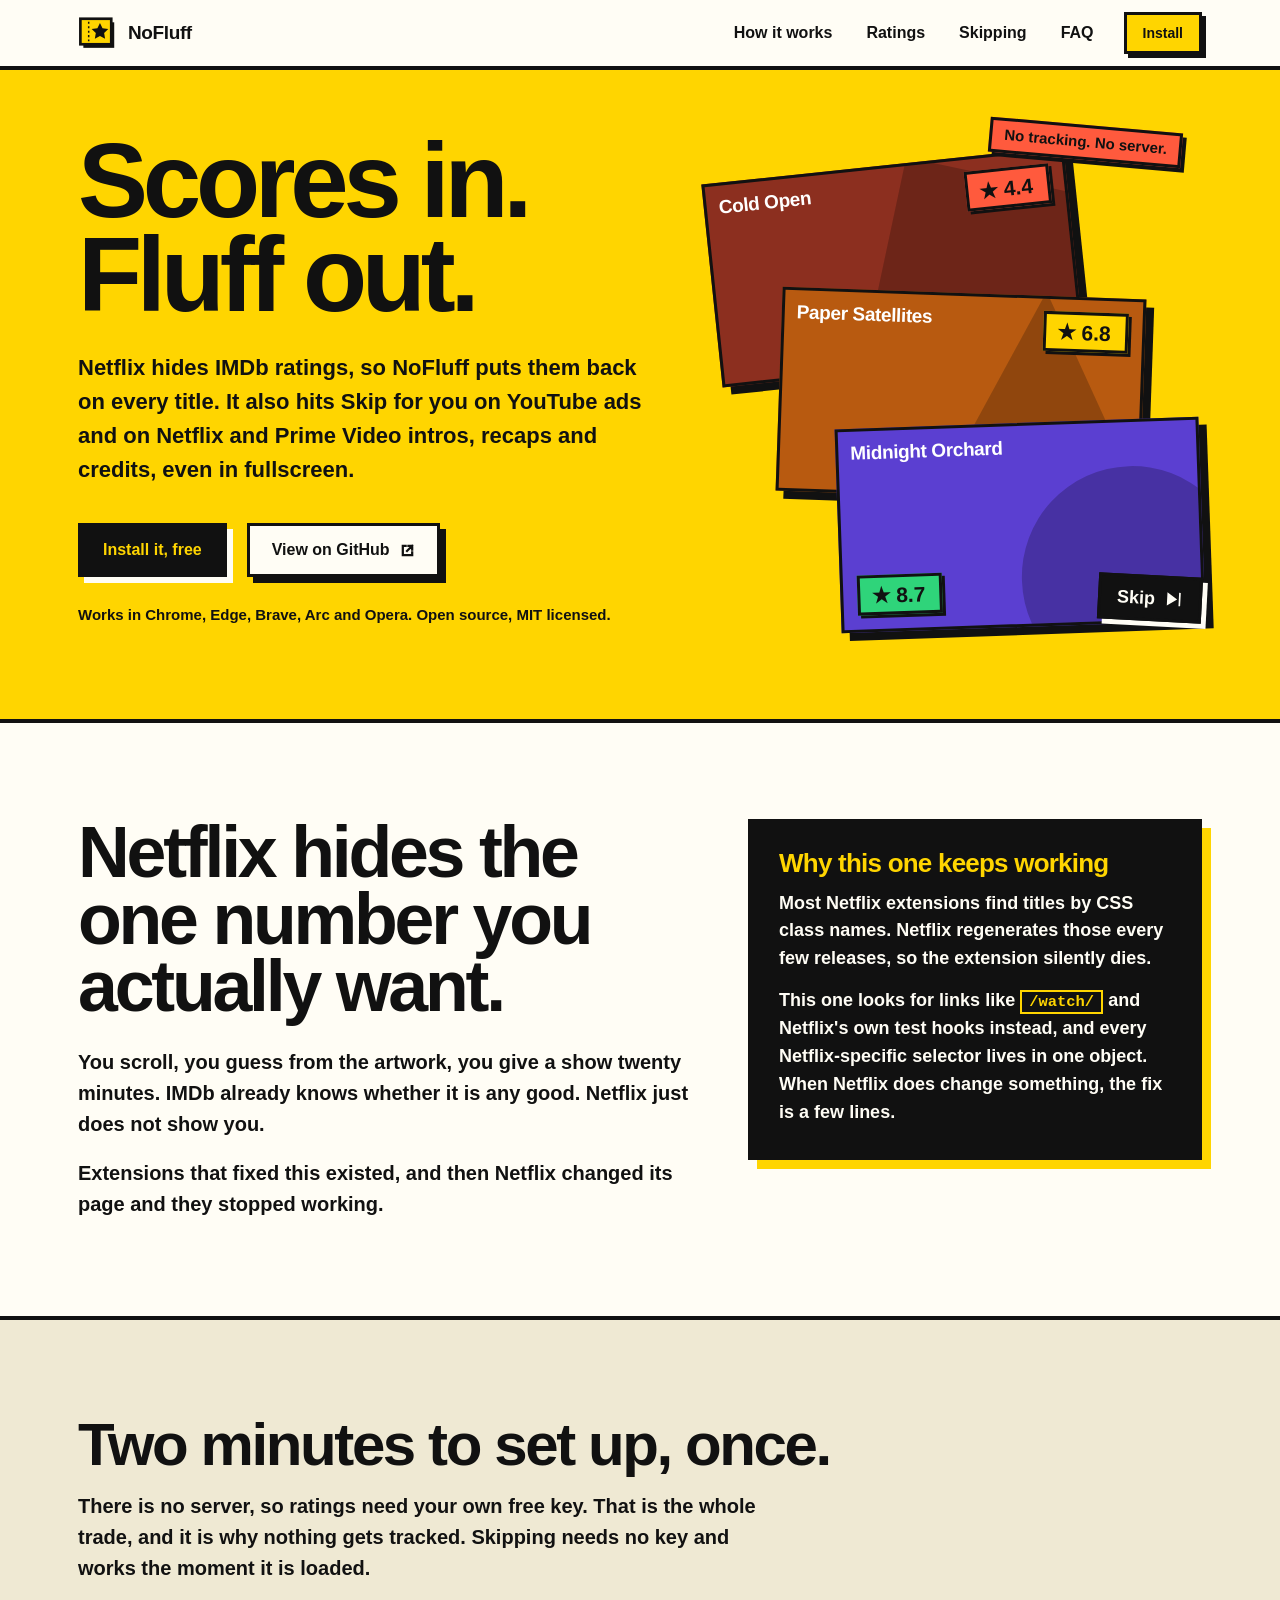
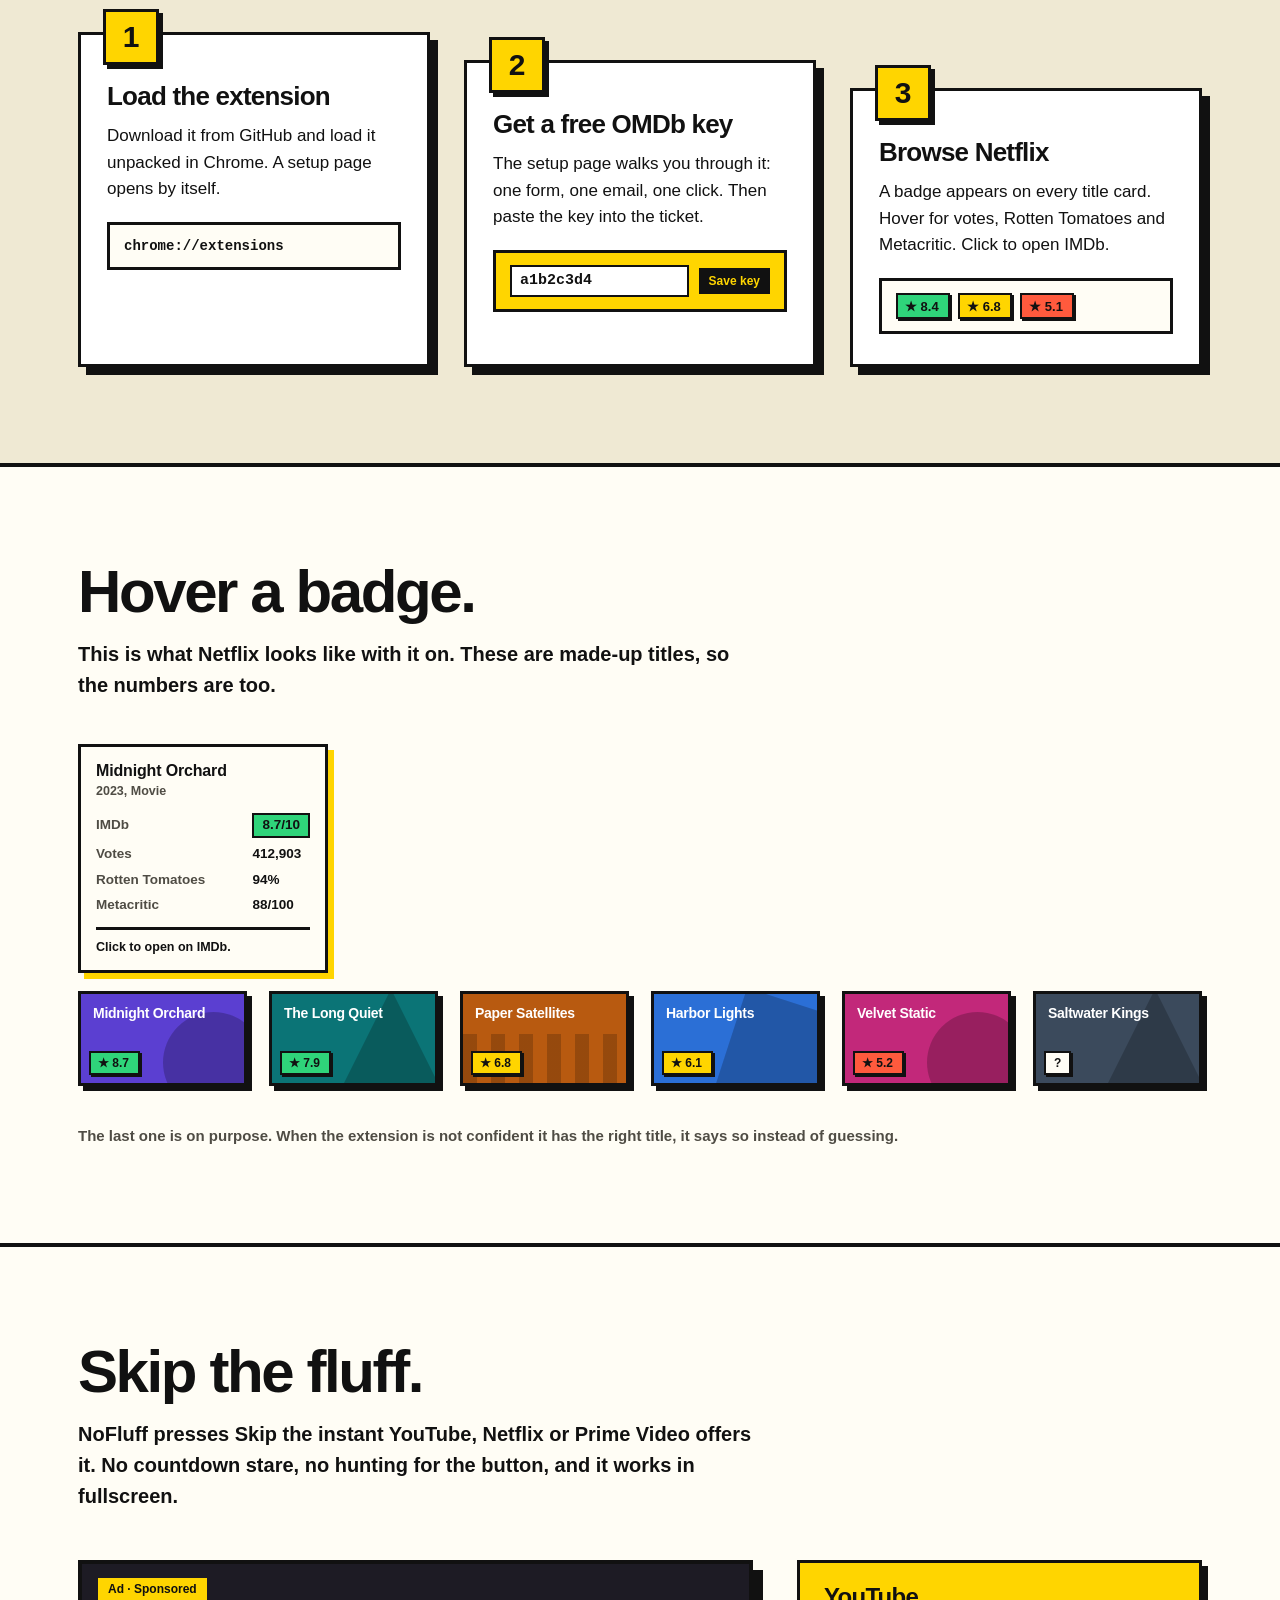
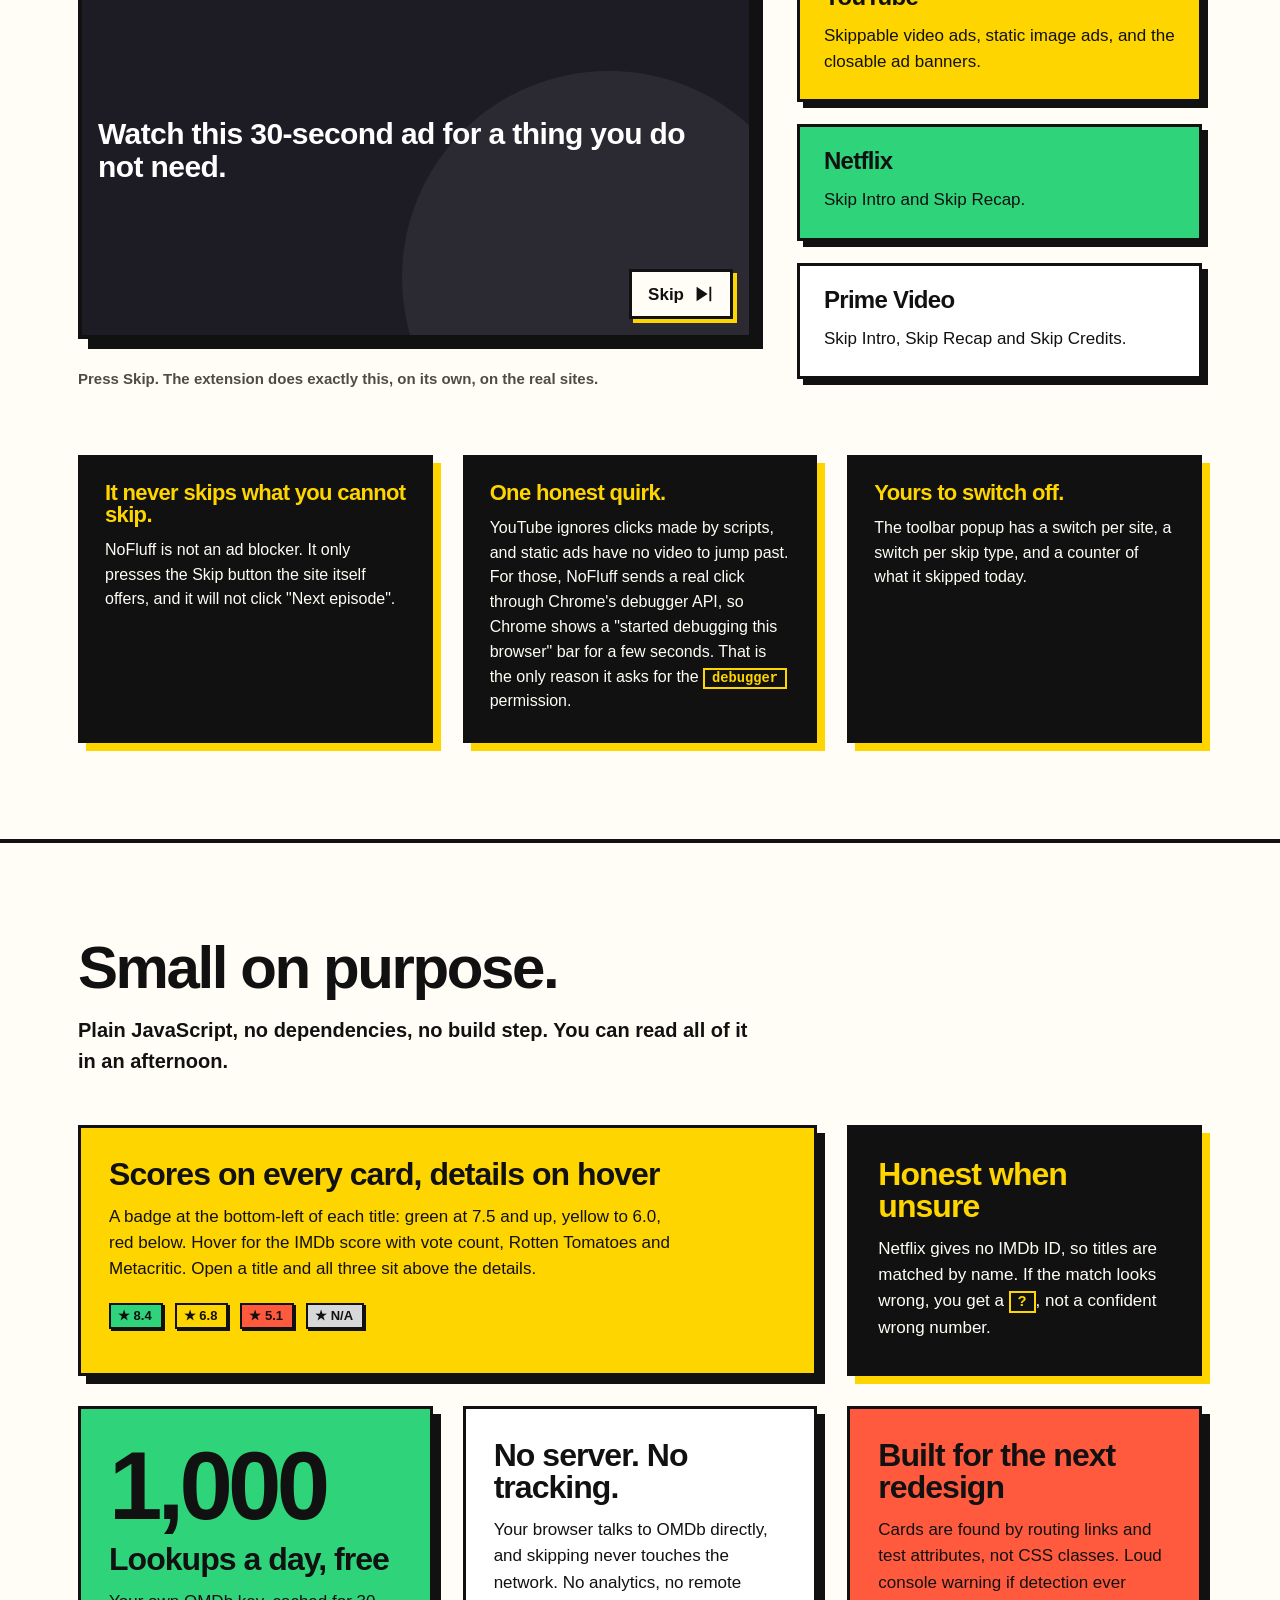
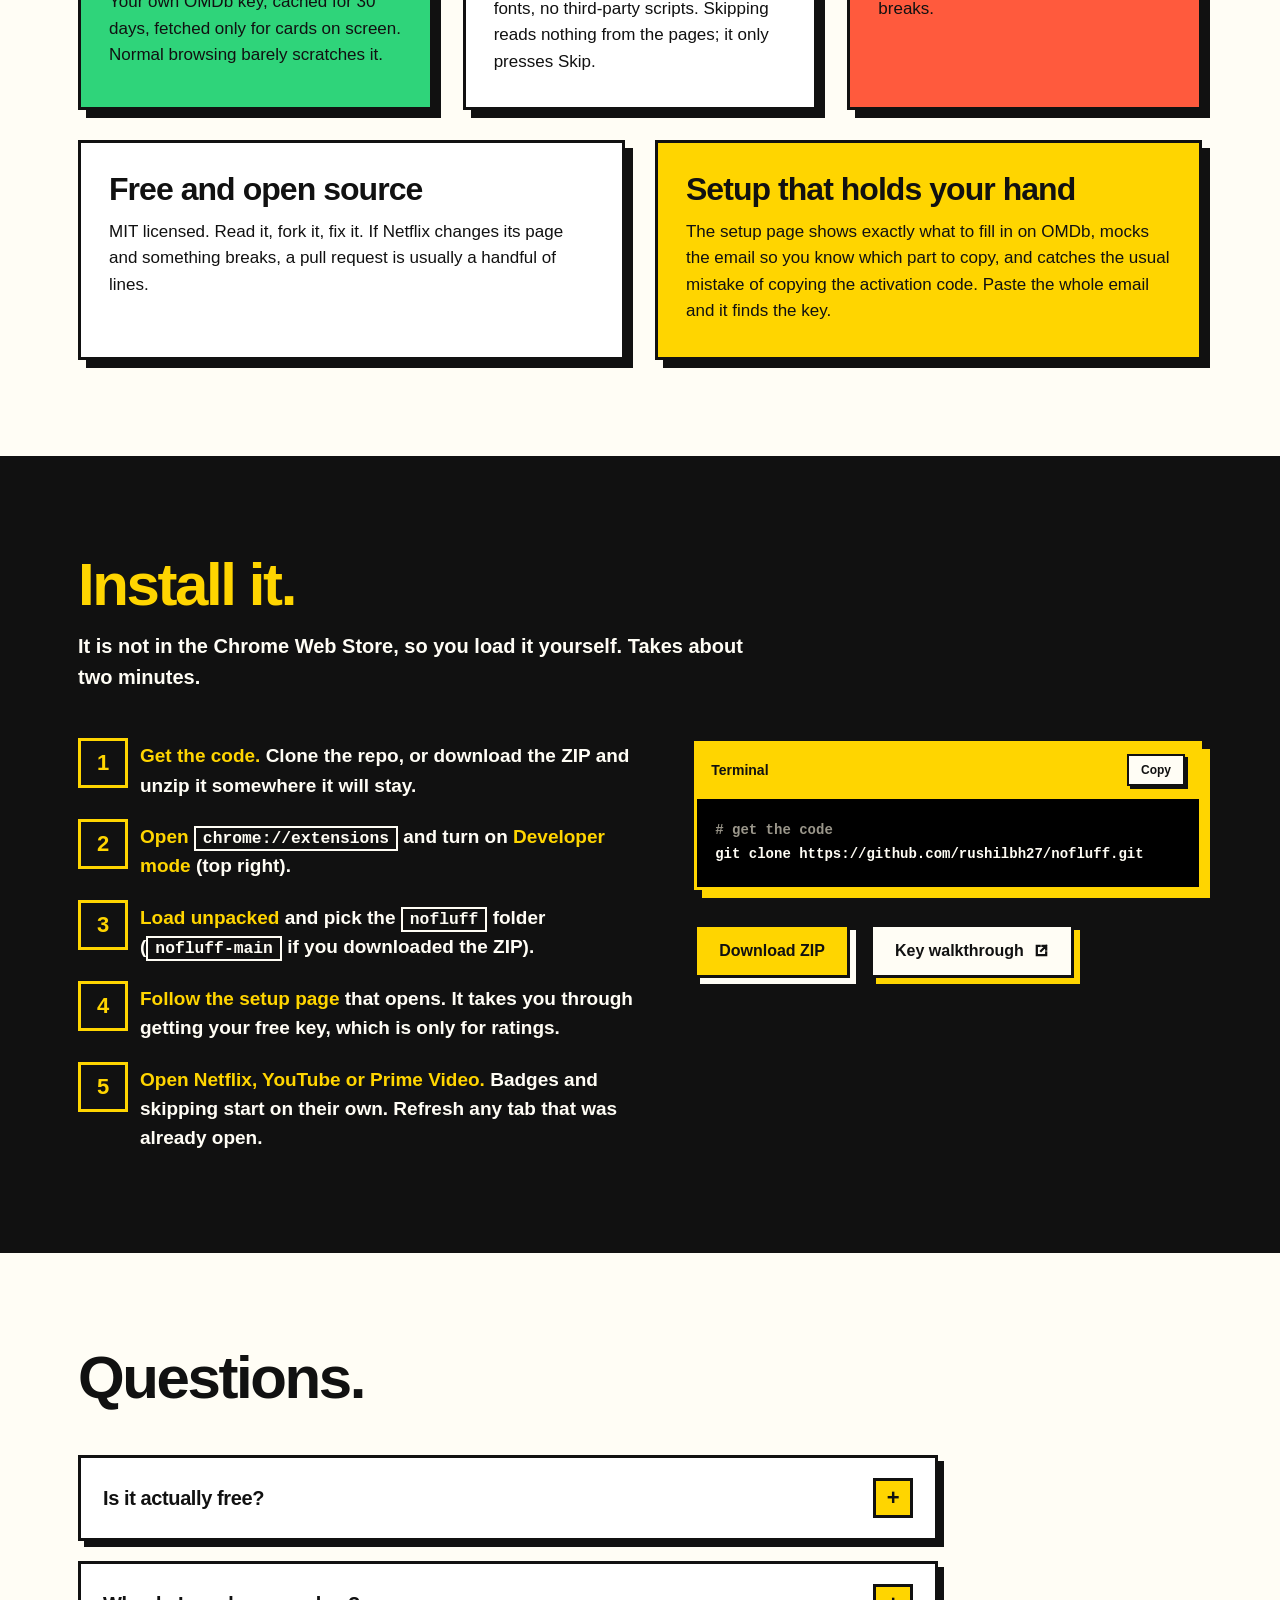
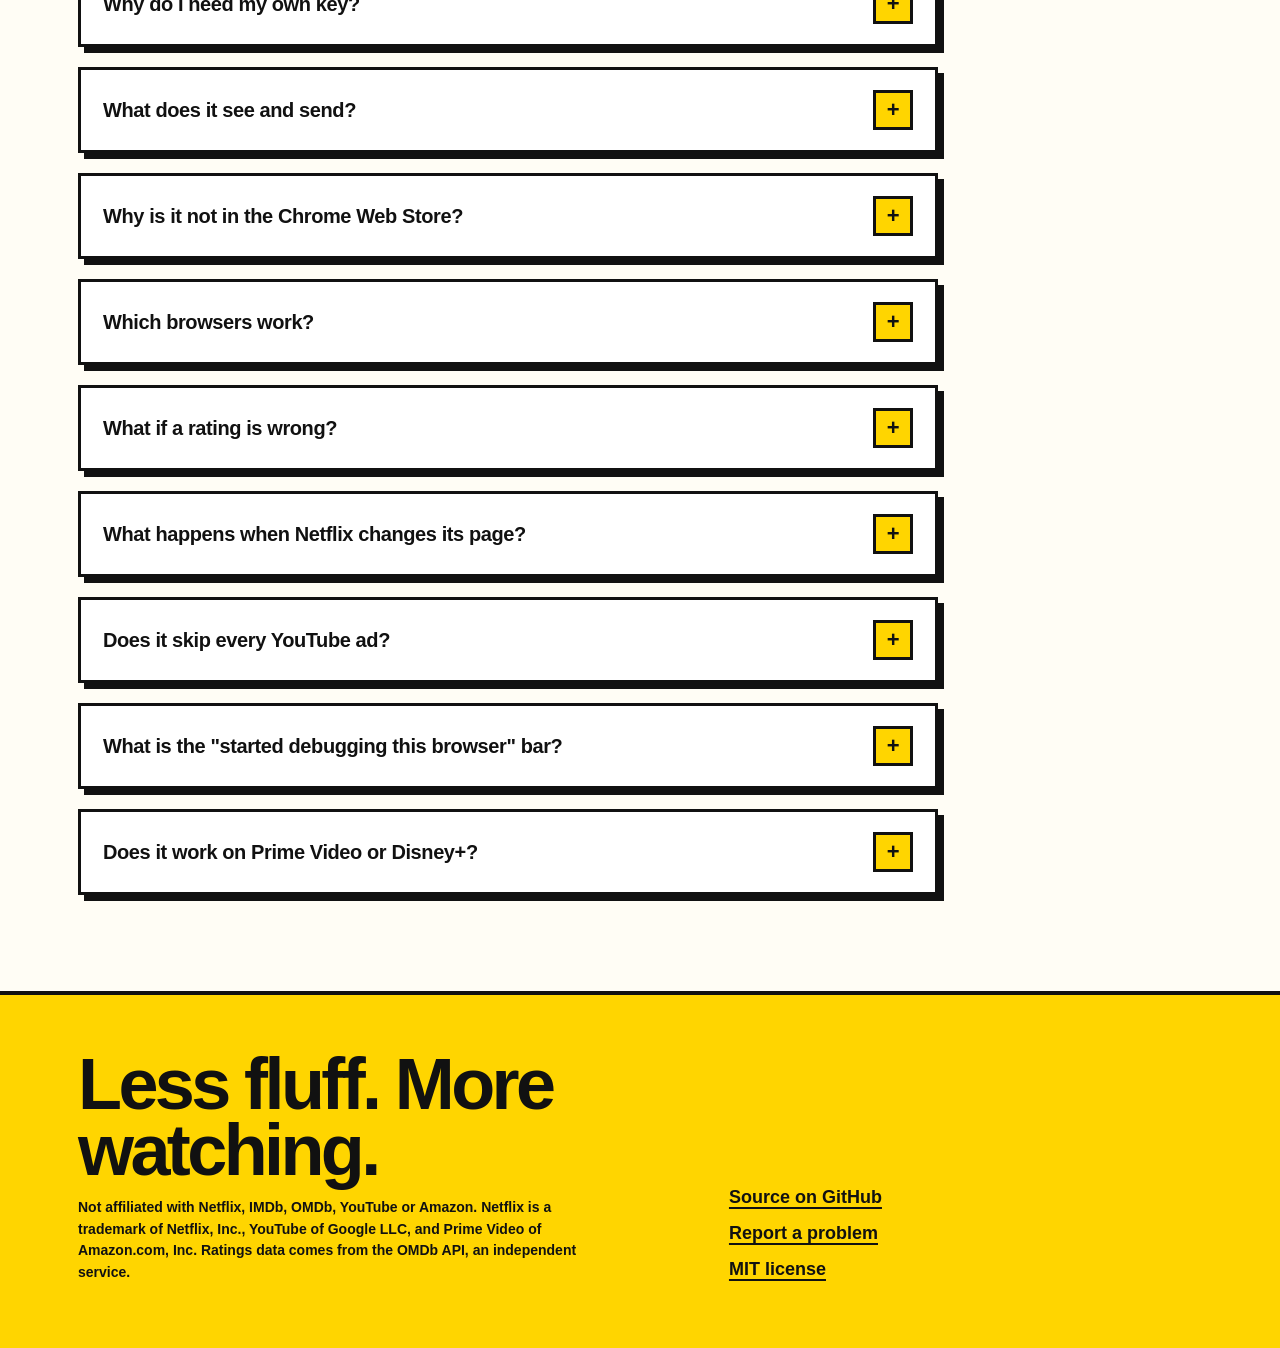
<file: docs/index.html>
<!doctype html>
<html lang="en">
<head>
<meta charset="utf-8">
<meta name="viewport" content="width=device-width, initial-scale=1">
<title>NoFluff: scores in, fluff out</title>
<meta name="description" content="A free, open-source Chrome extension that puts IMDb, Rotten Tomatoes and Metacritic ratings on every Netflix title, and auto-skips YouTube ads and Netflix and Prime Video intros, recaps and credits. No server, no tracking.">
<meta name="theme-color" content="#ffd500">
<link rel="icon" href="favicon.png">

<meta property="og:type" content="website">
<meta property="og:title" content="NoFluff: scores in, fluff out">
<meta property="og:description" content="IMDb scores on every Netflix title. YouTube ads, intros, recaps and credits skipped for you. Free, open source, no tracking.">
<meta property="og:image" content="https://rushilbh27.github.io/nofluff/badges.png">
<meta name="twitter:card" content="summary_large_image">

<link rel="stylesheet" href="landing.css">
</head>
<body>
<a class="skip" href="#main">Skip to content</a>

<header class="nav">
  <div class="wrap">
    <a class="brand" href="#top"><img src="icon.svg" width="38" height="38" alt=""><span>NoFluff</span></a>
    <nav class="nav-links" aria-label="Main">
      <a href="#how">How it works</a>
      <a href="#try">Ratings</a>
      <a href="#skipping">Skipping</a>
      <a href="#faq">FAQ</a>
      <a class="btn btn-yellow" href="#install">Install</a>
    </nav>
  </div>
</header>

<main id="main">

  <section class="hero" id="top">
    <div class="wrap">
      <div>
        <h1>Scores in. Fluff out.</h1>
        <p class="hero-lede">Netflix hides IMDb ratings, so NoFluff puts them back on every title. It also hits Skip for you on YouTube ads and on Netflix and Prime Video intros, recaps and credits, even in fullscreen.</p>
        <div class="cta">
          <a class="btn btn-ink" href="#install">Install it, free</a>
          <a class="btn" href="https://github.com/rushilbh27/nofluff" target="_blank" rel="noreferrer">View on GitHub <svg class="ext" viewBox="0 0 16 16" aria-hidden="true"><path fill="none" stroke="currentColor" stroke-width="2.4" stroke-linecap="square" d="M6 3H3v10h10v-3M9 3h4v4M13 3L7.5 8.5"/></svg></a>
        </div>
        <p class="fineprint">Works in Chrome, Edge, Brave, Arc and Opera. Open source, MIT licensed.</p>
      </div>

      <div class="fan" aria-hidden="true">
        <div class="poster art-sq p1" style="--c:#8c2f1f"><span class="poster-title">Cold Open</span><span class="nf-badge nf-bad">★ 4.4</span></div>
        <div class="poster art-tri p2" style="--c:#b85a10"><span class="poster-title">Paper Satellites</span><span class="nf-badge nf-ok">★ 6.8</span></div>
        <div class="poster p3" style="--c:#5b3fd1"><span class="poster-title">Midnight Orchard</span><span class="nf-badge nf-good">★ 8.7</span></div>
        <span class="sticker">No tracking. No server.</span>
        <span class="sk-chip" aria-hidden="true">Skip <svg viewBox="0 0 24 24" width="20" height="20"><path fill="currentColor" d="M5 4l12 8-12 8zM19 4h2v16h-2z"/></svg></span>
      </div>
    </div>
  </section>

  <section class="problem">
    <div class="wrap">
      <div>
        <h2>Netflix hides the one number you actually want.</h2>
        <div class="body">
          <p>You scroll, you guess from the artwork, you give a show twenty minutes. IMDb already knows whether it is any good. Netflix just does not show you.</p>
          <p>Extensions that fixed this existed, and then Netflix changed its page and they stopped working.</p>
        </div>
      </div>
      <aside class="broke">
        <h3>Why this one keeps working</h3>
        <p>Most Netflix extensions find titles by CSS class names. Netflix regenerates those every few releases, so the extension silently dies.</p>
        <p>This one looks for links like <code>/watch/</code> and Netflix's own test hooks instead, and every Netflix-specific selector lives in one object. When Netflix does change something, the fix is a few lines.</p>
      </aside>
    </div>
  </section>

  <section class="how" id="how">
    <div class="wrap">
      <div class="sec-head">
        <h2>Two minutes to set up, once.</h2>
        <p>There is no server, so ratings need your own free key. That is the whole trade, and it is why nothing gets tracked. Skipping needs no key and works the moment it is loaded.</p>
      </div>
      <ol class="steps">
        <li class="step">
          <span class="num" aria-hidden="true">1</span>
          <h3>Load the extension</h3>
          <p>Download it from GitHub and load it unpacked in Chrome. A setup page opens by itself.</p>
          <div class="mini">chrome://extensions</div>
        </li>
        <li class="step">
          <span class="num" aria-hidden="true">2</span>
          <h3>Get a free OMDb key</h3>
          <p>The setup page walks you through it: one form, one email, one click. Then paste the key into the ticket.</p>
          <div class="mini mini-ticket"><b>a1b2c3d4</b><span>Save key</span></div>
        </li>
        <li class="step">
          <span class="num" aria-hidden="true">3</span>
          <h3>Browse Netflix</h3>
          <p>A badge appears on every title card. Hover for votes, Rotten Tomatoes and Metacritic. Click to open IMDb.</p>
          <div class="mini"><span class="nf-badge nf-good" style="position:static">★ 8.4</span> <span class="nf-badge nf-ok" style="position:static">★ 6.8</span> <span class="nf-badge nf-bad" style="position:static">★ 5.1</span></div>
        </li>
      </ol>
    </div>
  </section>

  <section class="demo" id="try">
    <div class="wrap">
      <div class="sec-head">
        <h2>Hover a badge.</h2>
        <p>This is what Netflix looks like with it on. These are made-up titles, so the numbers are too.</p>
      </div>

      <div class="row">
        <div class="cell">
          <div class="poster" style="--c:#5b3fd1" tabindex="0" aria-describedby="t1"><span class="poster-title">Midnight Orchard</span><span class="nf-badge nf-good">★ 8.7</span></div>
          <div class="tip" id="t1" role="tooltip"><h4>Midnight Orchard</h4><div class="sub">2023, Movie</div><dl><dt>IMDb</dt><dd class="s" style="--tier:var(--green)">8.7/10</dd><dt>Votes</dt><dd>412,903</dd><dt>Rotten Tomatoes</dt><dd>94%</dd><dt>Metacritic</dt><dd>88/100</dd></dl><div class="note">Click to open on IMDb.</div></div>
        </div>
        <div class="cell">
          <div class="poster art-tri" style="--c:#0b7476" tabindex="0" aria-describedby="t2"><span class="poster-title">The Long Quiet</span><span class="nf-badge nf-good">★ 7.9</span></div>
          <div class="tip" id="t2" role="tooltip"><h4>The Long Quiet</h4><div class="sub">2021–2024, TV series</div><dl><dt>IMDb</dt><dd class="s" style="--tier:var(--green)">7.9/10</dd><dt>Votes</dt><dd>88,214</dd><dt>Rotten Tomatoes</dt><dd>91%</dd></dl><div class="note">Click to open on IMDb.</div></div>
        </div>
        <div class="cell">
          <div class="poster art-bars" style="--c:#b85a10" tabindex="0" aria-describedby="t3"><span class="poster-title">Paper Satellites</span><span class="nf-badge nf-ok">★ 6.8</span></div>
          <div class="tip" id="t3" role="tooltip"><h4>Paper Satellites</h4><div class="sub">2020, Movie</div><dl><dt>IMDb</dt><dd class="s" style="--tier:var(--yellow)">6.8/10</dd><dt>Votes</dt><dd>23,771</dd><dt>Rotten Tomatoes</dt><dd>71%</dd><dt>Metacritic</dt><dd>64/100</dd></dl><div class="note">Click to open on IMDb.</div></div>
        </div>
        <div class="cell">
          <div class="poster art-sq" style="--c:#2b6fd6" tabindex="0" aria-describedby="t4"><span class="poster-title">Harbor Lights</span><span class="nf-badge nf-ok">★ 6.1</span></div>
          <div class="tip" id="t4" role="tooltip"><h4>Harbor Lights</h4><div class="sub">2019, Movie</div><dl><dt>IMDb</dt><dd class="s" style="--tier:var(--yellow)">6.1/10</dd><dt>Votes</dt><dd>9,402</dd><dt>Rotten Tomatoes</dt><dd>58%</dd></dl><div class="note">Click to open on IMDb.</div></div>
        </div>
        <div class="cell">
          <div class="poster" style="--c:#c2287a" tabindex="0" aria-describedby="t5"><span class="poster-title">Velvet Static</span><span class="nf-badge nf-bad">★ 5.2</span></div>
          <div class="tip" id="t5" role="tooltip"><h4>Velvet Static</h4><div class="sub">2024, Movie</div><dl><dt>IMDb</dt><dd class="s" style="--tier:var(--tomato)">5.2/10</dd><dt>Votes</dt><dd>17,880</dd><dt>Rotten Tomatoes</dt><dd>33%</dd><dt>Metacritic</dt><dd>41/100</dd></dl><div class="note">Click to open on IMDb.</div></div>
        </div>
        <div class="cell">
          <div class="poster art-tri" style="--c:#3b4a5c" tabindex="0" aria-describedby="t6"><span class="poster-title">Saltwater Kings</span><span class="nf-badge nf-unsure">?</span></div>
          <div class="tip" id="t6" role="tooltip"><h4>Not sure about this match</h4><div class="sub">The closest IMDb result is “Salt King” (1998), which may be a different title.</div><div class="note">Click to search IMDb.</div></div>
        </div>
      </div>
      <p class="demo-note">The last one is on purpose. When the extension is not confident it has the right title, it says so instead of guessing.</p>
    </div>
  </section>

  <section class="sk-section" id="skipping">
    <div class="wrap">
      <div class="sec-head">
        <h2>Skip the fluff.</h2>
        <p>NoFluff presses Skip the instant YouTube, Netflix or Prime Video offers it. No countdown stare, no hunting for the button, and it works in fullscreen.</p>
      </div>

      <div class="sk-grid">
        <div class="sk-demo">
          <div class="sk-player" id="skPlayer">
            <span class="sk-ad" id="skAd">Ad · Sponsored</span>
            <span class="sk-title" id="skTitle">Watch this 30-second ad for a thing you do not need.</span>
            <button class="sk-btn" id="skBtn" type="button">Skip <svg viewBox="0 0 24 24" width="22" height="22" aria-hidden="true"><path fill="currentColor" d="M5 4l12 8-12 8zM19 4h2v16h-2z"/></svg></button>
            <span class="sk-toast" id="skToast" aria-live="polite">Ad skipped</span>
          </div>
          <p class="sk-caption">Press Skip. The extension does exactly this, on its own, on the real sites.</p>
        </div>

        <ul class="sk-list">
          <li class="card c-yellow">
            <h3>YouTube</h3>
            <p>Skippable video ads, static image ads, and the closable ad banners.</p>
          </li>
          <li class="card c-green">
            <h3>Netflix</h3>
            <p>Skip Intro and Skip Recap.</p>
          </li>
          <li class="card">
            <h3>Prime Video</h3>
            <p>Skip Intro, Skip Recap and Skip Credits.</p>
          </li>
        </ul>
      </div>

      <div class="sk-notes">
        <div class="sk-note">
          <h3>It never skips what you cannot skip.</h3>
          <p>NoFluff is not an ad blocker. It only presses the Skip button the site itself offers, and it will not click "Next episode".</p>
        </div>
        <div class="sk-note">
          <h3>One honest quirk.</h3>
          <p>YouTube ignores clicks made by scripts, and static ads have no video to jump past. For those, NoFluff sends a real click through Chrome's debugger API, so Chrome shows a "started debugging this browser" bar for a few seconds. That is the only reason it asks for the <code>debugger</code> permission.</p>
        </div>
        <div class="sk-note">
          <h3>Yours to switch off.</h3>
          <p>The toolbar popup has a switch per site, a switch per skip type, and a counter of what it skipped today.</p>
        </div>
      </div>
    </div>
  </section>

  <section class="features">
    <div class="wrap">
      <div class="sec-head">
        <h2>Small on purpose.</h2>
        <p>Plain JavaScript, no dependencies, no build step. You can read all of it in an afternoon.</p>
      </div>

      <div class="bento">
        <article class="card c-wide c-yellow">
          <h3>Scores on every card, details on hover</h3>
          <p>A badge at the bottom-left of each title: green at 7.5 and up, yellow to 6.0, red below. Hover for the IMDb score with vote count, Rotten Tomatoes and Metacritic. Open a title and all three sit above the details.</p>
          <div class="inline-badges" aria-hidden="true"><span class="nf-badge nf-good">★ 8.4</span><span class="nf-badge nf-ok">★ 6.8</span><span class="nf-badge nf-bad">★ 5.1</span><span class="nf-badge" style="--tier:#d8d8d8">★ N/A</span></div>
        </article>

        <article class="card c-third c-ink">
          <h3>Honest when unsure</h3>
          <p>Netflix gives no IMDb ID, so titles are matched by name. If the match looks wrong, you get a <code style="color:var(--yellow);border-color:var(--yellow);background:transparent">?</code>, not a confident wrong number.</p>
        </article>

        <article class="card c-third c-green">
          <div class="big" aria-hidden="true">1,000</div>
          <h3>Lookups a day, free</h3>
          <p>Your own OMDb key, cached for 30 days, fetched only for cards on screen. Normal browsing barely scratches it.</p>
        </article>

        <article class="card c-third">
          <h3>No server. No tracking.</h3>
          <p>Your browser talks to OMDb directly, and skipping never touches the network. No analytics, no remote fonts, no third-party scripts. Skipping reads nothing from the pages; it only presses Skip.</p>
        </article>

        <article class="card c-third c-tomato">
          <h3>Built for the next redesign</h3>
          <p>Cards are found by routing links and test attributes, not CSS classes. Loud console warning if detection ever breaks.</p>
        </article>

        <article class="card c-half">
          <h3>Free and open source</h3>
          <p>MIT licensed. Read it, fork it, fix it. If Netflix changes its page and something breaks, a pull request is usually a handful of lines.</p>
        </article>

        <article class="card c-half c-yellow">
          <h3>Setup that holds your hand</h3>
          <p>The setup page shows exactly what to fill in on OMDb, mocks the email so you know which part to copy, and catches the usual mistake of copying the activation code. Paste the whole email and it finds the key.</p>
        </article>
      </div>
    </div>
  </section>

  <section class="install" id="install">
    <div class="wrap">
      <div class="sec-head">
        <h2>Install it.</h2>
        <p>It is not in the Chrome Web Store, so you load it yourself. Takes about two minutes.</p>
      </div>

      <div class="inst-grid">
        <ol class="inst-steps">
          <li><strong>Get the code.</strong> Clone the repo, or download the ZIP and unzip it somewhere it will stay.</li>
          <li><strong>Open</strong> <code>chrome://extensions</code> and turn on <strong>Developer mode</strong> (top right).</li>
          <li><strong>Load unpacked</strong> and pick the <code>nofluff</code> folder (<code>nofluff-main</code> if you downloaded the ZIP).</li>
          <li><strong>Follow the setup page</strong> that opens. It takes you through getting your free key, which is only for ratings.</li>
          <li><strong>Open Netflix, YouTube or Prime Video.</strong> Badges and skipping start on their own. Refresh any tab that was already open.</li>
        </ol>

        <div>
          <div class="clone">
            <div class="clone-bar"><span>Terminal</span><button class="copy" type="button" id="copy" data-copy="git clone https://github.com/rushilbh27/nofluff.git">Copy</button></div>
<pre><span class="c"># get the code</span>
git clone https://github.com/rushilbh27/nofluff.git</pre>
          </div>
          <div class="inst-btns">
            <a class="btn btn-yellow" href="https://github.com/rushilbh27/nofluff/archive/refs/heads/main.zip">Download ZIP</a>
            <a class="btn" href="https://github.com/rushilbh27/nofluff#get-your-free-api-key" target="_blank" rel="noreferrer">Key walkthrough <svg class="ext" viewBox="0 0 16 16" aria-hidden="true"><path fill="none" stroke="currentColor" stroke-width="2.4" stroke-linecap="square" d="M6 3H3v10h10v-3M9 3h4v4M13 3L7.5 8.5"/></svg></a>
          </div>
        </div>
      </div>
    </div>
  </section>

  <section class="faq" id="faq">
    <div class="wrap">
      <div class="sec-head"><h2>Questions.</h2></div>
      <div class="faq-list">
        <details>
          <summary>Is it actually free?</summary>
          <div><p>Yes. The extension is MIT licensed. The ratings come from OMDb, whose free key allows 1,000 lookups a day. There is no account with us and nothing to pay.</p></div>
        </details>
        <details>
          <summary>Why do I need my own key?</summary>
          <div><p>Because there is no server in the middle. Your lookups use your quota and go straight from your browser to OMDb. That is also why nothing about what you watch can be collected: there is nowhere for it to go.</p></div>
        </details>
        <details>
          <summary>What does it see and send?</summary>
          <div><p>For ratings, it reads titles on the Netflix pages you browse so it can look them up, and sends those title strings to OMDb with your key. Your key and cached ratings stay in your browser. For skipping, it only looks for the Skip button on YouTube, Netflix and Prime Video and presses it; nothing from those pages is read out or sent anywhere. No analytics, no telemetry. It is all unminified, so you can check.</p></div>
        </details>
        <details>
          <summary>Why is it not in the Chrome Web Store?</summary>
          <div><p>It is not published there, so you load it unpacked from GitHub. Chrome may nag about developer-mode extensions now and then. That is normal for any unpacked extension.</p></div>
        </details>
        <details>
          <summary>Which browsers work?</summary>
          <div><p>Chrome, Edge, Brave, Arc and Opera. Not Firefox or Safari.</p></div>
        </details>
        <details>
          <summary>What if a rating is wrong?</summary>
          <div><p>Netflix does not expose IMDb IDs, so titles are matched by name, and that is never perfect. When the match looks doubtful you get a <code>?</code> instead of a number. If you spot a wrong one, <a href="https://github.com/rushilbh27/nofluff/issues/new/choose" target="_blank" rel="noreferrer">open an issue</a> with the title and what the hover card said.</p></div>
        </details>
        <details>
          <summary>What happens when Netflix changes its page?</summary>
          <div><p>Eventually something will break. The extension warns in the console when it finds no title cards, and every Netflix-specific selector is in one place, so a fix is small. Issues and pull requests are welcome.</p></div>
        </details>
        <details>
          <summary>Does it skip every YouTube ad?</summary>
          <div><p>Every ad YouTube lets you skip, yes: video ads and static image ads, plus the closable banners. It does not block ads, and an ad with no Skip button stays put. It presses Skip the moment the button is there.</p></div>
        </details>
        <details>
          <summary>What is the "started debugging this browser" bar?</summary>
          <div><p>YouTube ignores clicks made by scripts, and static ads have no video to jump to the end of. For those, NoFluff sends a real click through Chrome's debugger API, which is the only reason it asks for the <code>debugger</code> permission. Chrome shows its own bar for a few seconds while that happens. It only ever targets <code>youtube.com</code>, and the bar goes away by itself.</p></div>
        </details>
        <details>
          <summary>Does it work on Prime Video or Disney+?</summary>
          <div><p>Skipping works on Prime Video: intro, recap and credits. Ratings are Netflix only for now, and Disney+ is not supported yet. The structure would allow more, and it is on the list of good first contributions.</p></div>
        </details>
      </div>
    </div>
  </section>

</main>

<footer class="foot">
  <div class="wrap">
    <div>
      <div class="big">Less fluff. More watching.</div>
      <p>Not affiliated with Netflix, IMDb, OMDb, YouTube or Amazon. Netflix is a trademark of Netflix, Inc., YouTube of Google LLC, and Prime Video of Amazon.com, Inc. Ratings data comes from the OMDb API, an independent service.</p>
    </div>
    <ul>
      <li><a href="https://github.com/rushilbh27/nofluff" target="_blank" rel="noreferrer">Source on GitHub</a></li>
      <li><a href="https://github.com/rushilbh27/nofluff/issues/new/choose" target="_blank" rel="noreferrer">Report a problem</a></li>
      <li><a href="https://github.com/rushilbh27/nofluff/blob/main/LICENSE" target="_blank" rel="noreferrer">MIT license</a></li>
    </ul>
  </div>
</footer>

<script src="landing.js"></script>
</body>
</html>
</file>
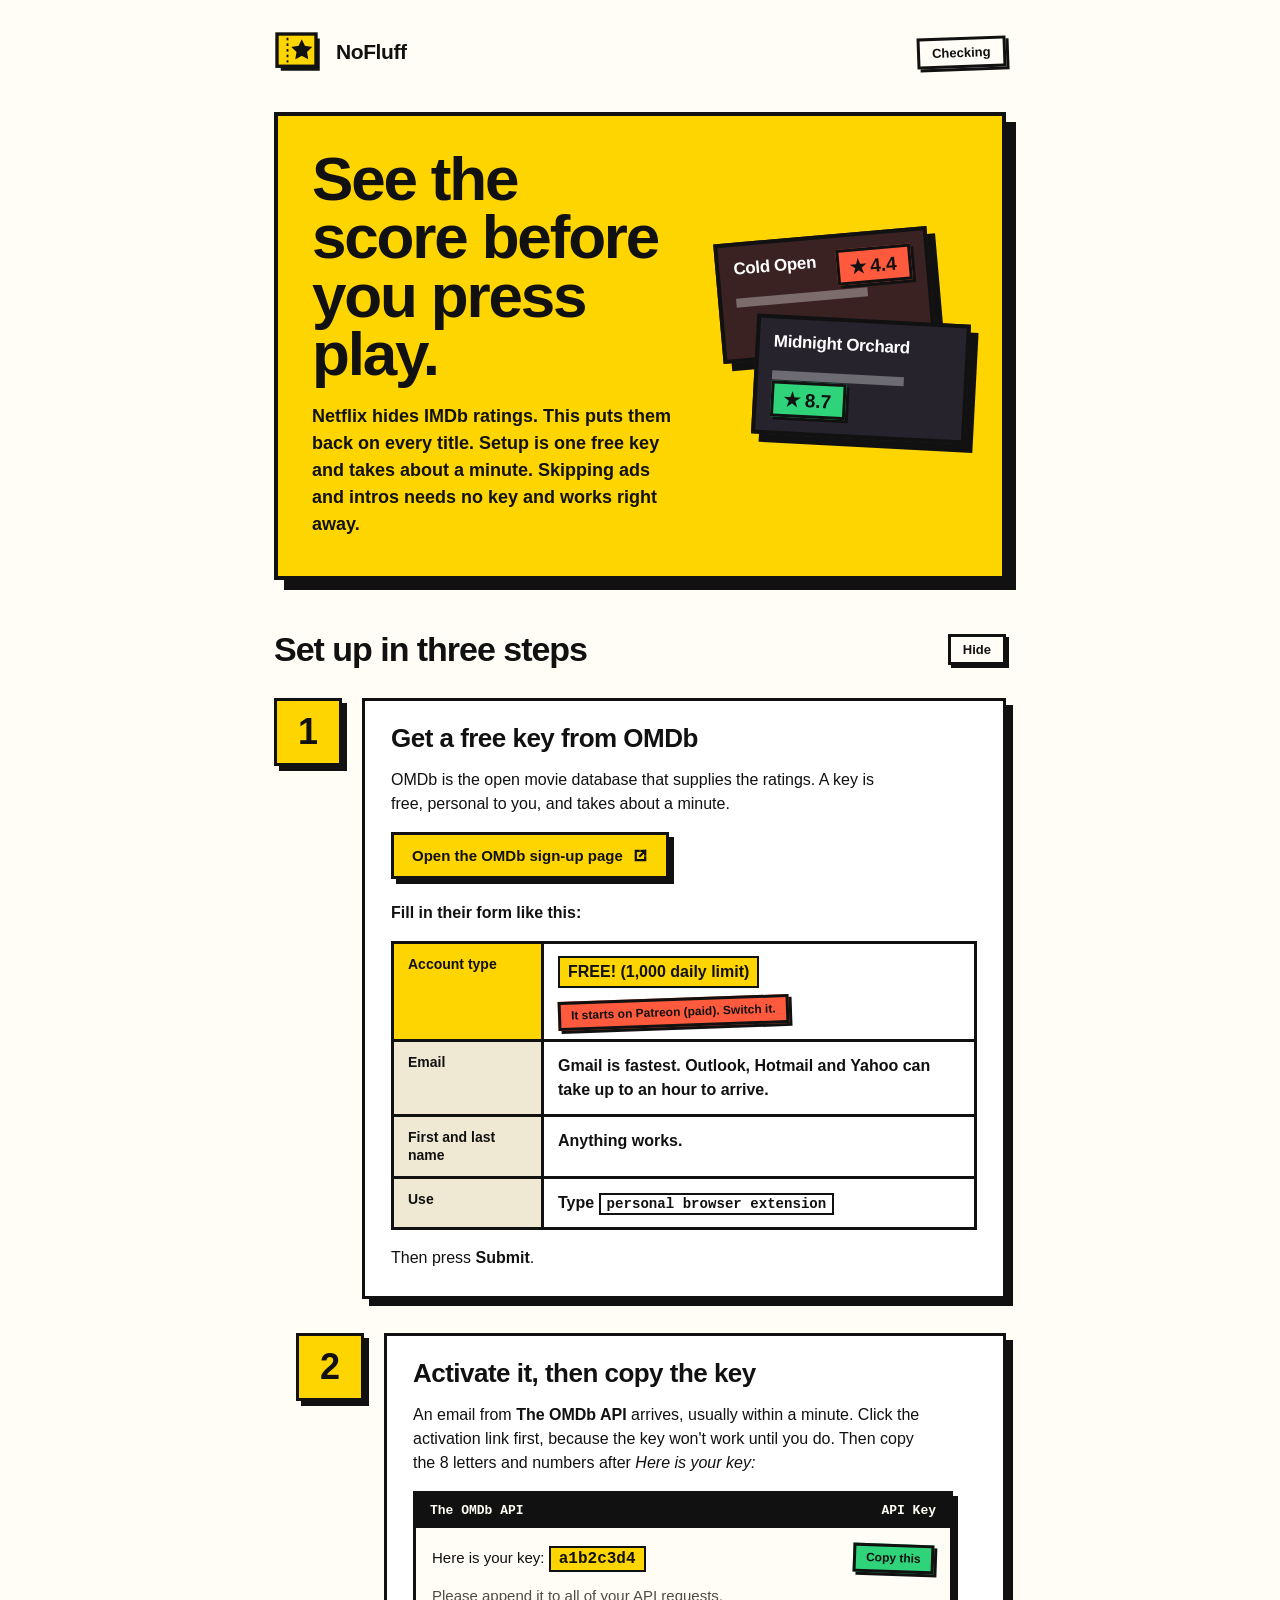
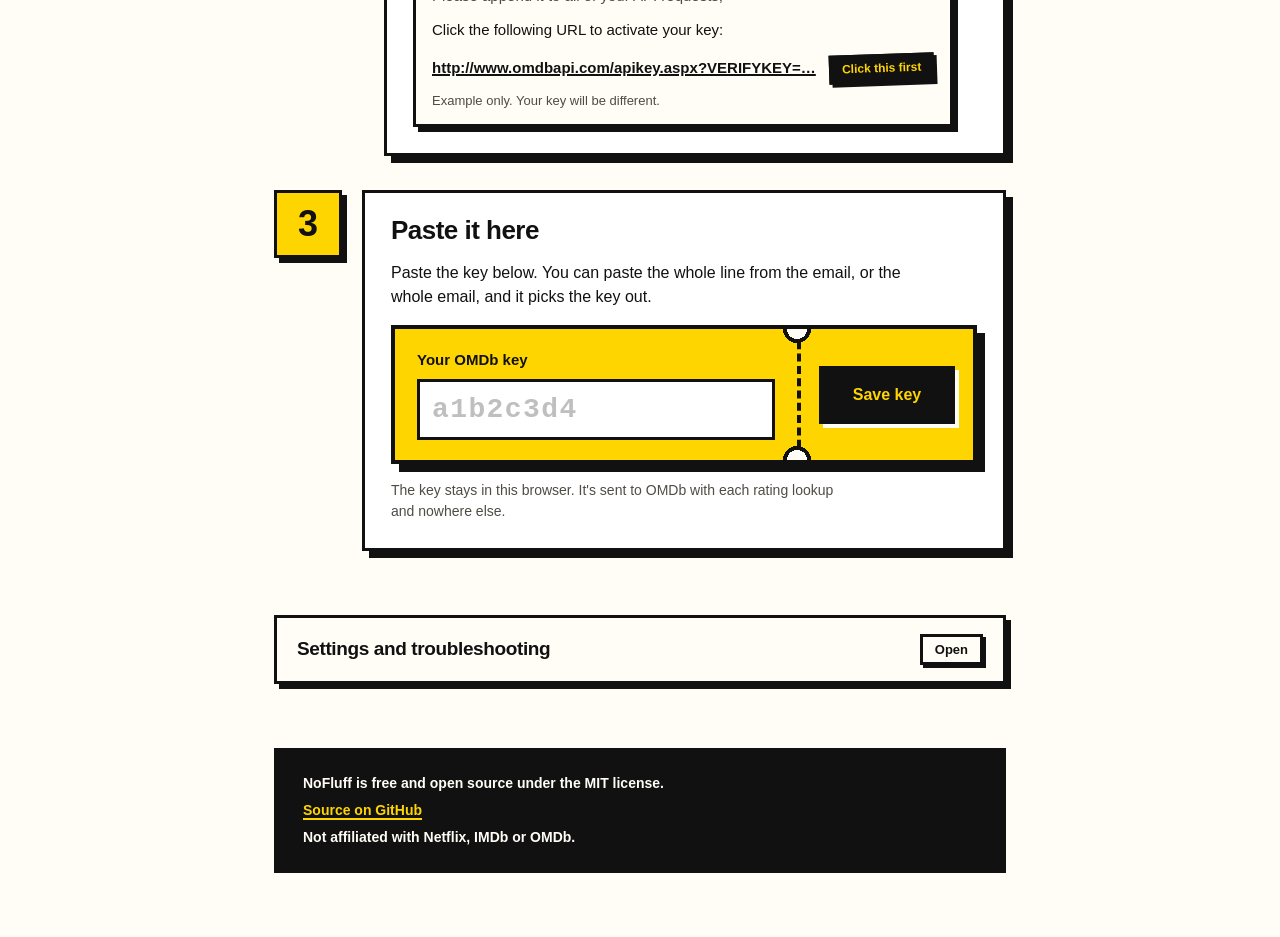
<file: options.html>
<!doctype html>
<html lang="en">
<head>
<meta charset="utf-8">
<meta name="viewport" content="width=device-width, initial-scale=1">
<title>NoFluff: Setup</title>
<link rel="icon" href="icons/icon32.png">
<link rel="stylesheet" href="ui.css">
<link rel="stylesheet" href="styles.css">
<link rel="stylesheet" href="options.css">
</head>
<body>
<div class="page">

  <header class="top">
    <div class="brand">
      <img class="logo" src="icons/icon48.png" width="48" height="48" alt="">
      <span class="wordmark">NoFluff</span>
    </div>
    <div id="pill" class="pill" role="status">Checking</div>
  </header>

  <section id="hero" class="hero">
    <div class="hero-copy">
      <h1>See the score before you press play.</h1>
      <p>Netflix hides IMDb ratings. This puts them back on every title. Setup is one free key and takes about a minute. Skipping ads and intros needs no key and works right away.</p>
    </div>
    <div class="hero-demo" aria-hidden="true">
      <div class="poster poster-back nfimdb-host">
        <span class="poster-title">Cold Open</span>
        <a class="nfimdb-badge nfimdb-bad" tabindex="-1"><span class="nfimdb-star">★</span><span class="nfimdb-score">4.4</span></a>
      </div>
      <div class="poster poster-front nfimdb-host">
        <span class="poster-title">Midnight Orchard</span>
        <a class="nfimdb-badge nfimdb-good" tabindex="-1"><span class="nfimdb-star">★</span><span class="nfimdb-score">8.7</span></a>
      </div>
    </div>
  </section>

  <section id="ready" class="ready" hidden>
    <h1>Ratings are on.</h1>
    <p>Open Netflix and look for a badge at the bottom-left of each title. Open a title to see IMDb, Rotten Tomatoes and Metacritic together.</p>

    <ul class="legend" aria-label="What the badges mean">
      <li>
        <div class="swatch nfimdb-host"><a class="nfimdb-badge nfimdb-good" tabindex="-1"><span class="nfimdb-star">★</span><span class="nfimdb-score">8.4</span></a></div>
        <span>Great. 7.5 and up.</span>
      </li>
      <li>
        <div class="swatch nfimdb-host"><a class="nfimdb-badge nfimdb-ok" tabindex="-1"><span class="nfimdb-star">★</span><span class="nfimdb-score">6.8</span></a></div>
        <span>Decent. 6.0 to 7.4.</span>
      </li>
      <li>
        <div class="swatch nfimdb-host"><a class="nfimdb-badge nfimdb-bad" tabindex="-1"><span class="nfimdb-star">★</span><span class="nfimdb-score">5.1</span></a></div>
        <span>Weak. Under 6.0.</span>
      </li>
      <li>
        <div class="swatch nfimdb-host"><a class="nfimdb-badge nfimdb-uncertain" tabindex="-1"><span class="nfimdb-score">?</span></a></div>
        <span>Not sure which title this is. Click to search IMDb.</span>
      </li>
    </ul>

    <a class="btn btn-ink" href="https://www.netflix.com/" target="_blank" rel="noreferrer">Open Netflix <svg class="ext" viewBox="0 0 16 16" aria-hidden="true"><path fill="none" stroke="currentColor" stroke-width="2.4" stroke-linecap="square" d="M6 3H3v10h10v-3M9 3h4v4M13 3L7.5 8.5"/></svg></a>
  </section>

  <details id="setup" class="setup" open>
    <summary id="setupSummary">Set up in three steps</summary>

    <ol class="steps">

      <li class="step" id="step1">
        <span class="num" aria-hidden="true">1</span>
        <div class="body">
          <h2>Get a free key from OMDb</h2>
          <p>OMDb is the open movie database that supplies the ratings. A key is free, personal to you, and takes about a minute.</p>
          <p><a class="btn btn-yellow" href="https://www.omdbapi.com/apikey.aspx" target="_blank" rel="noreferrer">Open the OMDb sign-up page <svg class="ext" viewBox="0 0 16 16" aria-hidden="true"><path fill="none" stroke="currentColor" stroke-width="2.4" stroke-linecap="square" d="M6 3H3v10h10v-3M9 3h4v4M13 3L7.5 8.5"/></svg></a></p>

          <p class="lead">Fill in their form like this:</p>
          <dl class="form-guide">
            <div class="row hot">
              <dt>Account type</dt>
              <dd>
                <mark>FREE! (1,000 daily limit)</mark>
                <span class="sticker sticker-tomato">It starts on Patreon (paid). Switch it.</span>
              </dd>
            </div>
            <div class="row">
              <dt>Email</dt>
              <dd>Gmail is fastest. Outlook, Hotmail and Yahoo can take up to an hour to arrive.</dd>
            </div>
            <div class="row">
              <dt>First and last name</dt>
              <dd>Anything works.</dd>
            </div>
            <div class="row">
              <dt>Use</dt>
              <dd>Type <code>personal browser extension</code></dd>
            </div>
          </dl>
          <p>Then press <strong>Submit</strong>.</p>
        </div>
      </li>

      <li class="step" id="step2">
        <span class="num" aria-hidden="true">2</span>
        <div class="body">
          <h2>Activate it, then copy the key</h2>
          <p>An email from <strong>The OMDb API</strong> arrives, usually within a minute. Click the activation link first, because the key won't work until you do. Then copy the 8 letters and numbers after <em>Here is your key:</em></p>

          <figure class="mail">
            <div class="mail-bar"><span>The OMDb API</span><span>API Key</span></div>
            <div class="mail-body">
              <p class="row">
                <span>Here is your key: <b class="key">a1b2c3d4</b></span>
                <span class="sticker sticker-green">Copy this</span>
              </p>
              <p class="row dim"><span>Please append it to all of your API requests,</span></p>
              <p class="row"><span>Click the following URL to activate your key:</span></p>
              <p class="row">
                <span class="fake-link">http://www.omdbapi.com/apikey.aspx?VERIFYKEY=…</span>
                <span class="sticker sticker-ink">Click this first</span>
              </p>
            </div>
            <figcaption>Example only. Your key will be different.</figcaption>
          </figure>
        </div>
      </li>

      <li class="step" id="step3">
        <span class="num" aria-hidden="true">3</span>
        <div class="body">
          <h2>Paste it here</h2>
          <p>Paste the key below. You can paste the whole line from the email, or the whole email, and it picks the key out.</p>

          <form id="form" class="ticket" data-state="idle" novalidate>
            <div class="ticket-main">
              <label for="key">Your OMDb key</label>
              <input id="key" name="key" type="text" inputmode="text" autocomplete="off" autocapitalize="off" spellcheck="false" placeholder="a1b2c3d4" maxlength="200">
              <p id="msg" class="msg" role="status" aria-live="polite"></p>
            </div>
            <div class="ticket-stub">
              <button id="save" class="stub-btn" type="submit">Save key</button>
            </div>
          </form>

          <p class="fine">The key stays in this browser. It's sent to OMDb with each rating lookup and nowhere else.</p>
        </div>
      </li>

    </ol>
  </details>

  <details class="more" id="more">
    <summary>Settings and troubleshooting</summary>

    <div class="more-body">
      <div class="quota">
        <div class="quota-text"><strong id="quotaLeft">–</strong><span id="quotaNote">lookups left today</span></div>
        <div class="meter" id="meter" data-level="ok"><span id="meterFill"></span></div>
        <p class="fine">The free key allows 1,000 lookups a day. Ratings are remembered for 30 days, so everyday browsing barely uses any.</p>
      </div>

      <div class="actions">
        <button id="clearCache" class="btn" type="button">Clear saved ratings</button>
        <button id="removeKey" class="btn" type="button">Remove my key</button>
      </div>
      <p id="actionMsg" class="fine" role="status" aria-live="polite"></p>

      <label class="check">
        <input id="debug" type="checkbox">
        <span>Log what the extension is doing to the Netflix page console</span>
      </label>

      <div class="help">
        <h3>If badges stop showing up</h3>
        <p>Netflix changes its page layout now and then, and card detection can break until the extension is updated. Turn on logging above, open the console on Netflix, and look for lines starting with <code>[nfimdb]</code>. <a href="https://github.com/rushilbh27/nofluff/issues/new/choose" target="_blank" rel="noreferrer">Report it on GitHub</a> and include what you see.</p>
      </div>
    </div>
  </details>

  <footer class="foot">
    <p>NoFluff <span id="ver"></span> is free and open source under the MIT license.</p>
    <p><a href="https://github.com/rushilbh27/nofluff" target="_blank" rel="noreferrer">Source on GitHub</a></p>
    <p>Not affiliated with Netflix, IMDb or OMDb.</p>
  </footer>

</div>
<script src="options.js"></script>
</body>
</html>
</file>
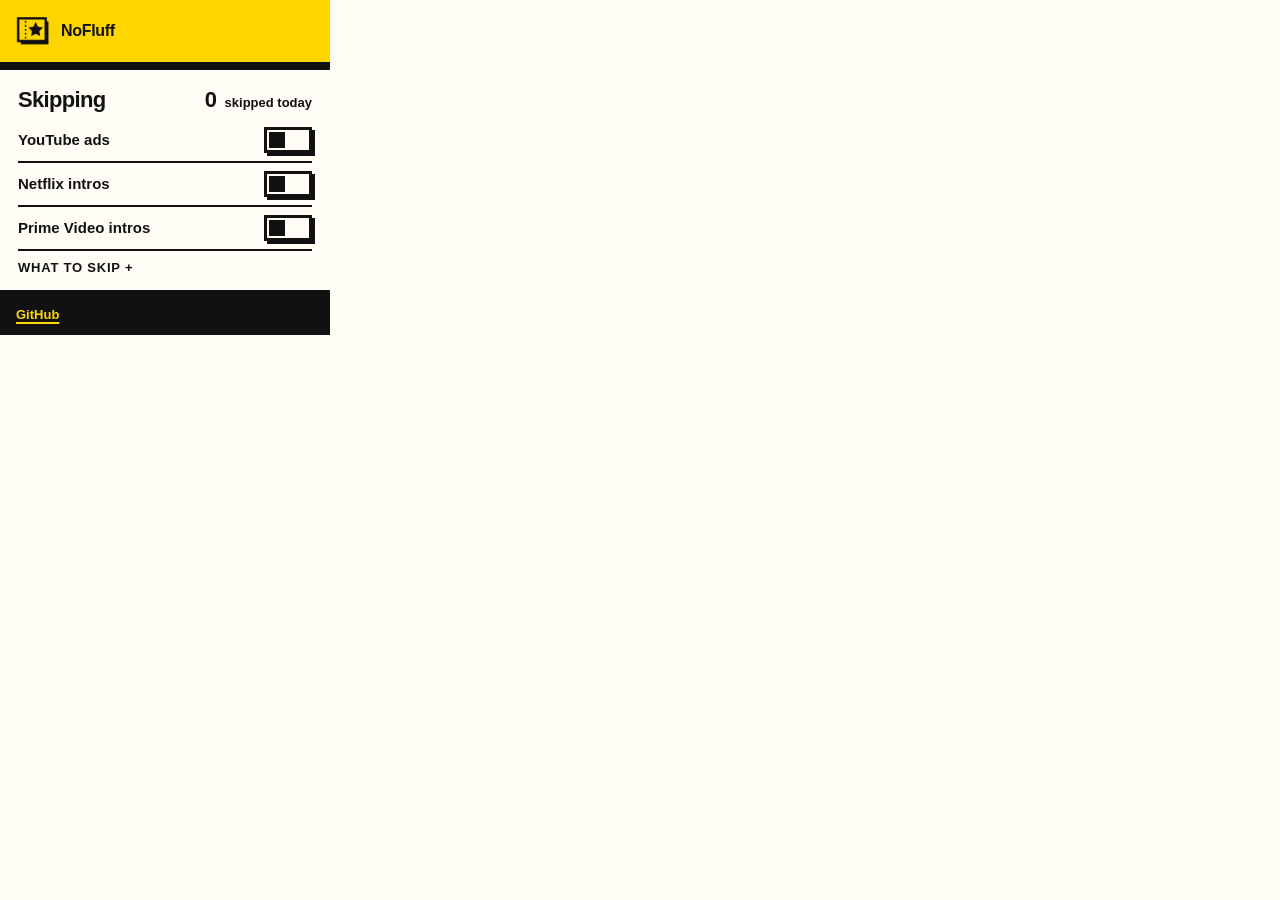
<file: popup.html>
<!doctype html>
<html lang="en">
<head>
<meta charset="utf-8">
<meta name="viewport" content="width=device-width, initial-scale=1">
<title>NoFluff</title>
<link rel="stylesheet" href="ui.css">
<link rel="stylesheet" href="popup.css">
</head>
<body>
<main class="pop">

  <header class="pop-top">
    <img src="icons/icon48.png" width="34" height="34" alt="">
    <strong>NoFluff</strong>
  </header>

  <section id="needsKey" class="block" hidden>
    <h1>One step left.</h1>
    <p>Ratings need a free OMDb key. Setup takes about a minute, and the page walks you through it.</p>
    <button id="setup" class="btn btn-ink wide" type="button">Set up my key</button>
  </section>

  <section id="isOn" class="block" hidden>
    <div><span class="pill" data-tone="ok">Ratings are on</span></div>
    <div class="quota">
      <div class="quota-text"><strong id="left">–</strong><span id="note">lookups left today</span></div>
      <div class="meter" id="meter" data-level="ok"><span id="fill"></span></div>
    </div>
    <div class="pair">
      <a class="btn btn-yellow" href="https://www.netflix.com/" target="_blank" rel="noreferrer">Open Netflix</a>
      <button id="settings" class="btn" type="button">Settings</button>
    </div>
  </section>

  <section class="skip" aria-label="Skipping">
    <div class="skip-head">
      <h2>Skipping</h2>
      <span class="skip-count"><strong id="skToday">0</strong> skipped today</span>
    </div>
    <label class="row"><span>YouTube ads</span><input type="checkbox" data-group="sites" data-key="youtube"><i></i></label>
    <label class="row"><span>Netflix intros</span><input type="checkbox" data-group="sites" data-key="netflix"><i></i></label>
    <label class="row"><span>Prime Video intros</span><input type="checkbox" data-group="sites" data-key="prime"><i></i></label>
    <details class="skip-more">
      <summary>What to skip</summary>
      <label class="row"><span>YouTube ads</span><input type="checkbox" data-group="types" data-key="ytAd"><i></i></label>
      <label class="row"><span>Ad banners</span><input type="checkbox" data-group="types" data-key="ytOverlay"><i></i></label>
      <label class="row"><span>Intros</span><input type="checkbox" data-group="types" data-key="intro"><i></i></label>
      <label class="row"><span>Recaps</span><input type="checkbox" data-group="types" data-key="recap"><i></i></label>
      <label class="row"><span>Credits</span><input type="checkbox" data-group="types" data-key="credits"><i></i></label>
    </details>
  </section>

  <footer class="pop-foot">
    <a href="https://github.com/rushilbh27/nofluff" target="_blank" rel="noreferrer">GitHub</a>
    <span id="ver"></span>
  </footer>

</main>
<script src="popup.js"></script>
<script src="skipit-popup.js"></script>
</body>
</html>
</file>
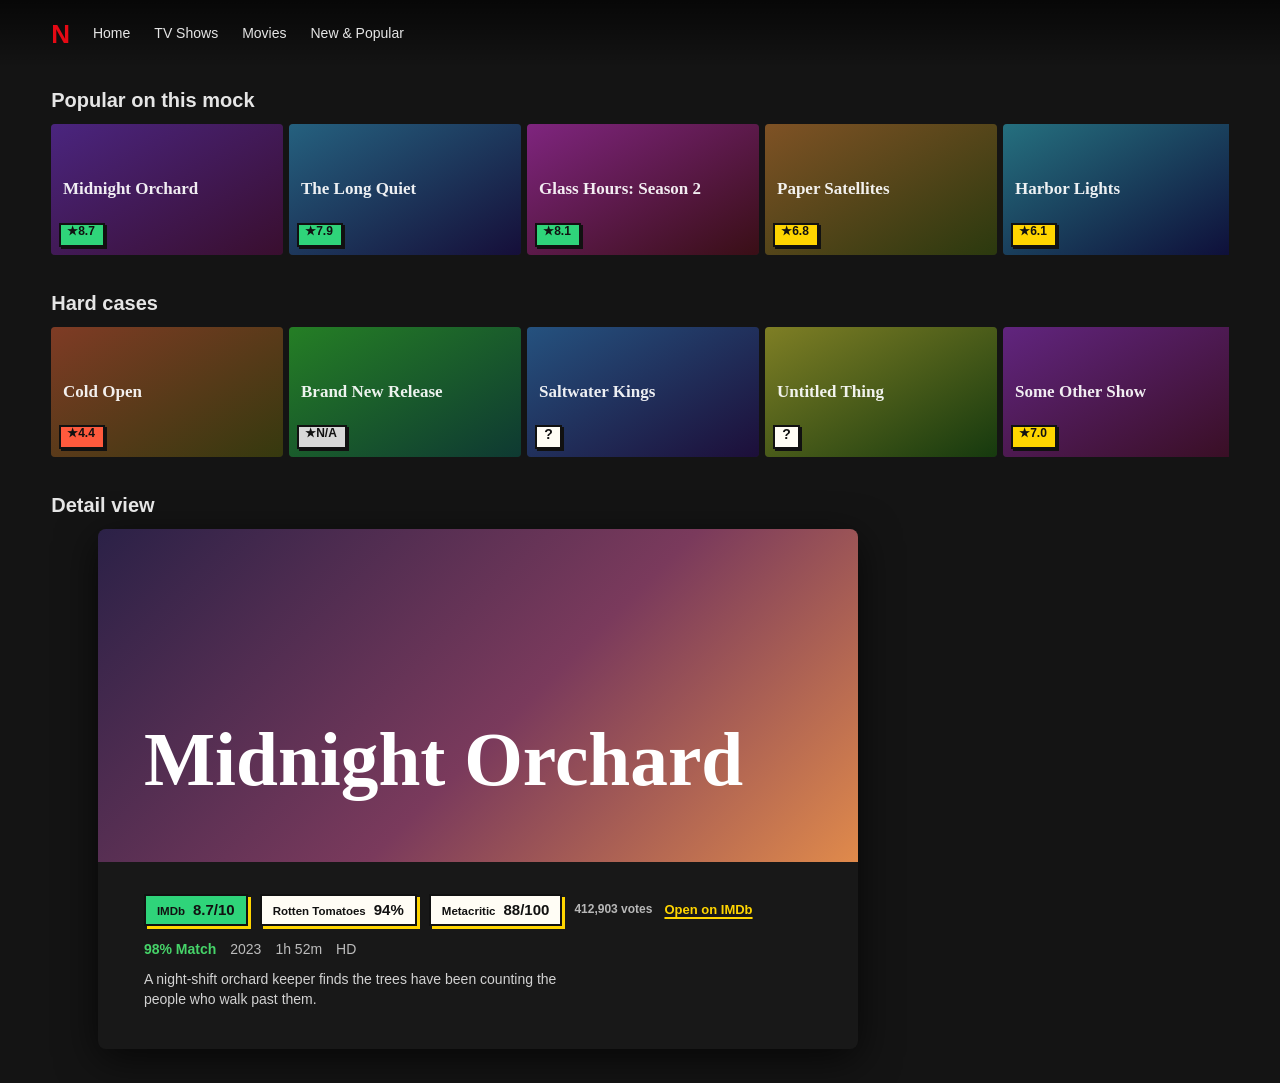
<file: dev/mock-netflix.html>
<!doctype html>
<html lang="en">
<head>
<meta charset="utf-8">
<meta name="viewport" content="width=device-width, initial-scale=1">
<title>Mock Netflix: for testing badges without an account</title>
<!--
  A stand-in for the Netflix browse page: same hooks content.js looks for
  (a[href*="/watch/"], data-uia attributes), fictional titles, canned ratings.
    npx http-server .   or   python3 -m http.server
    open  /dev/mock-netflix.html            (key saved)
          /dev/mock-netflix.html?key=none   (first-run state: "Set up" badges + nudge)
  In the console, try:  chrome.storage.local.set({ apiKey: 'a1b2c3d4' })
-->
<link rel="stylesheet" href="../styles.css">
<style>
  :root { color-scheme: dark; }
  body { margin: 0; background: #141414; color: #fff; font: 400 14px/1.4 "Helvetica Neue", Helvetica, Arial, sans-serif; }
  .nav { display: flex; align-items: center; gap: 24px; height: 68px; padding: 0 4%; background: linear-gradient(#000a, transparent); }
  .nav b { color: #e50914; font-size: 26px; letter-spacing: -1px; }
  .nav span { color: #e5e5e5; font-size: 14px; }
  .row { padding: 0 4%; margin: 18px 0 34px; }
  .row h2 { margin: 0 0 10px; font-size: 20px; font-weight: 700; color: #e5e5e5; }
  .slider { display: grid; grid-auto-flow: column; grid-auto-columns: 232px; gap: 6px; overflow: hidden; }
  .title-card { position: relative; }
  .title-card-container { position: relative; width: 232px; aspect-ratio: 16 / 9; border-radius: 4px; overflow: hidden; background: #222; }
  /* Deliberately greedy: real pages have rules like this, and the badge must survive them. */
  .title-card-container a { display: block; width: 100%; height: 100%; }
  .boxart-container, .boxart-container img { display: block; width: 100%; height: 100%; }

  /* the preview modal, shown inline so the detail panel can be seen without opening anything */
  .previewModal--container { width: 760px; max-width: 92%; margin: 0 4%; border-radius: 8px; overflow: hidden; background: #181818; box-shadow: 0 10px 40px #000a; }
  .previewModal--player { position: relative; aspect-ratio: 16 / 7; background: linear-gradient(135deg, #2b2147, #7a3a5c 55%, #e08a4b); }
  .previewModal--player img { position: absolute; left: 6%; bottom: 14%; height: 34%; }
  .previewModal--info { padding: 18px 6% 26px; }
  .previewModal--detailsMetadata { display: flex; gap: 14px; align-items: center; color: #bcbcbc; }
  .previewModal--detailsMetadata .match { color: #46d369; font-weight: 700; }
  .previewModal--synopsis { margin-top: 10px; color: #d2d2d2; max-width: 56ch; }
</style>
</head>
<body>

<div class="nav"><b>N</b><span>Home</span><span>TV Shows</span><span>Movies</span><span>New &amp; Popular</span></div>

<div class="row"><h2>Popular on this mock</h2><div class="slider" id="r1"></div></div>
<div class="row"><h2>Hard cases</h2><div class="slider" id="r2"></div></div>

<div class="row">
  <h2>Detail view</h2>
  <div class="previewModal--container" data-uia="previewModal--container">
    <div class="previewModal--player">
      <img data-uia="previewModal--player-titleTreatment-logo" alt="Midnight Orchard" src="data:image/svg+xml;utf8,%3Csvg xmlns='http://www.w3.org/2000/svg' width='420' height='60'%3E%3Ctext x='0' y='44' font-family='Georgia' font-size='40' font-weight='700' fill='white'%3EMidnight Orchard%3C/text%3E%3C/svg%3E">
    </div>
    <div class="previewModal--info">
      <div class="previewModal--detailsMetadata" data-uia="previewModal--detailsMetadata">
        <span class="match">98% Match</span><span data-uia="videoMetadata--container">2023</span><span>1h 52m</span><span>HD</span>
      </div>
      <p class="previewModal--synopsis">A night-shift orchard keeper finds the trees have been counting the people who walk past them.</p>
    </div>
  </div>
</div>

<script src="stub-chrome.js"></script>
<script>
  // Posters are drawn, not fetched. The title sits on the art like Netflix's own fallback.
  const poster = (title, hue) => {
    const svg = `<svg xmlns='http://www.w3.org/2000/svg' width='464' height='261'>
      <defs><linearGradient id='g' x1='0' y1='0' x2='1' y2='1'>
        <stop offset='0' stop-color='hsl(${hue},55%,32%)'/><stop offset='1' stop-color='hsl(${(hue + 50) % 360},60%,14%)'/></linearGradient></defs>
      <rect width='464' height='261' fill='url(#g)'/>
      <text x='24' y='140' font-family='Georgia,serif' font-size='34' font-weight='700' fill='white' fill-opacity='.92'>${title.replace(/&/g, '&amp;')}</text></svg>`;
    return 'data:image/svg+xml;utf8,' + encodeURIComponent(svg);
  };

  const fill = (id, titles) => {
    const el = document.getElementById(id);
    titles.forEach(([title, hue], i) => {
      const slug = 81000000 + Math.floor(Math.random() * 999999);
      el.insertAdjacentHTML('beforeend',
        `<div class="title-card"><div class="title-card-container">
           <a href="/watch/${slug}?tctx=1%2C${i}" aria-label="${title}">
             <div class="boxart-container"><img alt="${title}" src="${poster(title, hue)}"></div>
           </a></div></div>`);
    });
  };

  fill('r1', [['Midnight Orchard', 265], ['The Long Quiet', 200], ['Glass Hours: Season 2', 300], ['Paper Satellites', 30], ['Harbor Lights', 190], ['Velvet Static', 340]]);
  fill('r2', [['Cold Open', 15], ['Brand New Release', 120], ['Saltwater Kings', 210], ['Untitled Thing', 60], ['Some Other Show', 280], ['Midnight Orchard', 265]]);
</script>
<script src="../content.js"></script>
</body>
</html>
</file>
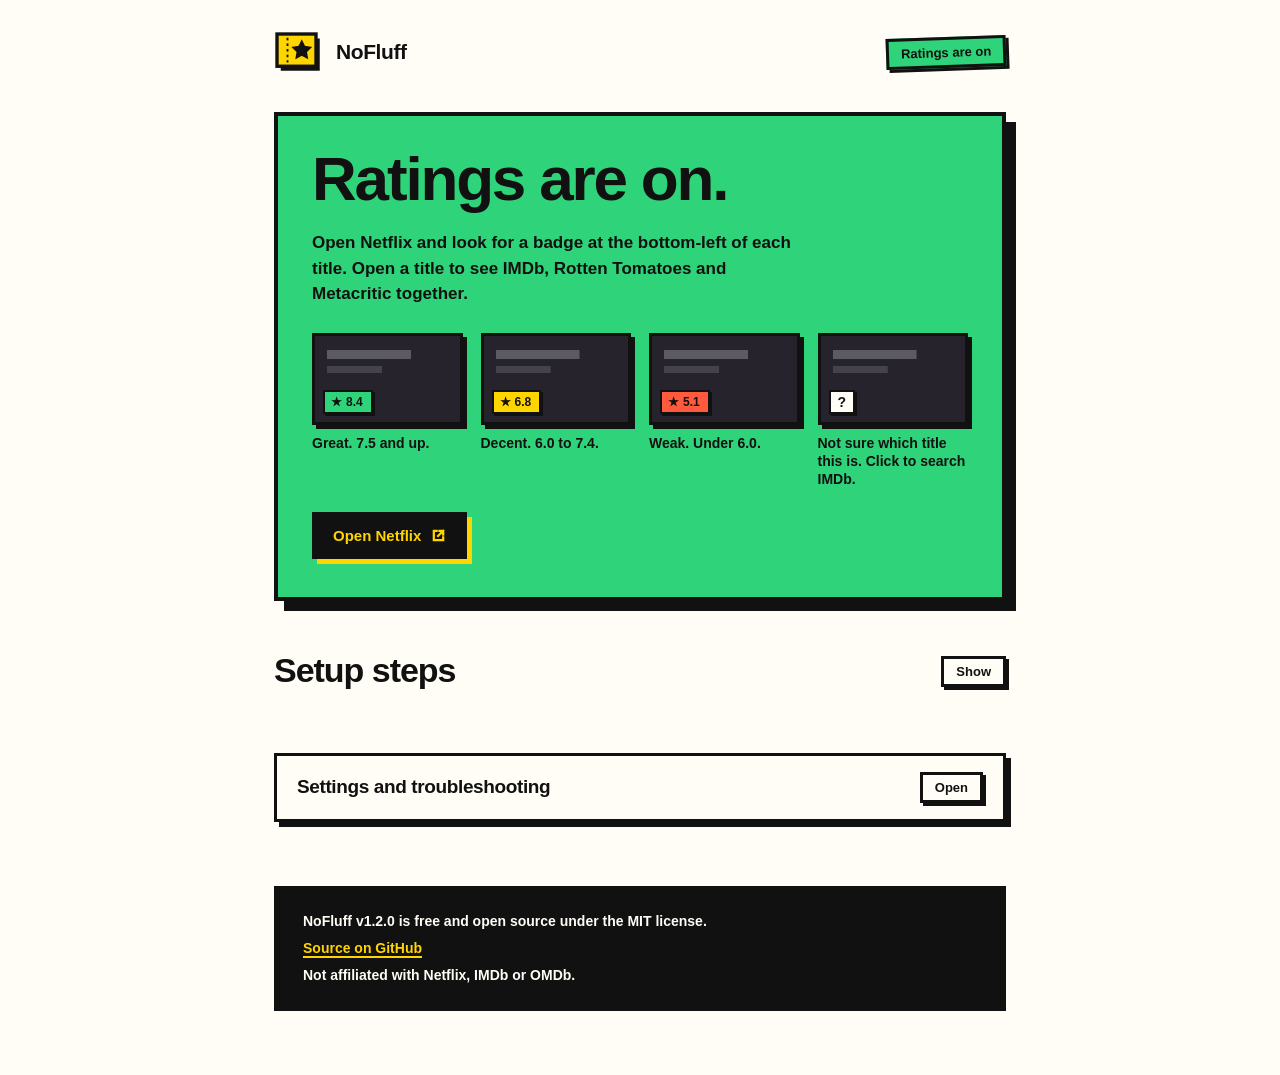
<file: dev/preview.html>
<!doctype html>
<meta charset="utf-8">
<title>Preview</title>
<!--
  Loads an extension page (options or popup) with the chrome.* stub injected first.
    dev/preview.html?page=options&key=none
    dev/preview.html?page=popup
-->
<script>
  (async () => {
    const page = new URLSearchParams(location.search).get('page') || 'options';
    const html = await (await fetch('../' + page + '.html')).text();
    document.open();
    document.write(html.replace('<head>', '<head><base href="../"><script src="dev/stub-chrome.js"><\/script>'));
    document.close();
  })();
</script>
</file>
<file: docs/landing.css>
/* Landing page for NoFluff.
   Same neo-brutalist system as the extension: flat colour, 3px ink borders,
   hard offset shadows, square corners, system fonts. No external requests. */

:root {
  --ink: #111111;
  --paper: #fffdf5;
  --yellow: #ffd500;
  --tomato: #ff5a3d;
  --green: #2fd47a;
  --muted: #4f4c44;
  --focus: #2a59ff;
  --display: "Arial Black", "Archivo Black", "Helvetica Neue", Impact, sans-serif;
  --body: "Helvetica Neue", Helvetica, Arial, system-ui, sans-serif;
  --mono: ui-monospace, "SF Mono", SFMono-Regular, Menlo, Consolas, monospace;
  --line: 3px solid var(--ink);
}

* { box-sizing: border-box; }
html { scroll-behavior: smooth; -webkit-text-size-adjust: 100%; }
@media (prefers-reduced-motion: reduce) { html { scroll-behavior: auto; } * { transition: none !important; animation: none !important; } }

body {
  margin: 0;
  background: var(--paper);
  color: var(--ink);
  font: 500 18px/1.55 var(--body);
  -webkit-font-smoothing: antialiased;
  overflow-x: hidden;
}

h1, h2, h3, p, ul, ol, dl, dd, figure { margin: 0; }
h1, h2, h3 { font-family: var(--display); font-weight: 900; line-height: 1; letter-spacing: -0.03em; }

a { color: var(--ink); text-decoration-thickness: 2px; text-underline-offset: 4px; }
a:hover { background: var(--yellow); }
:focus-visible { outline: 4px solid var(--focus); outline-offset: 3px; }
mark { background: var(--yellow); color: var(--ink); padding: 0 6px; }
code { padding: 1px 7px; border: 2px solid var(--ink); background: #fff; font: 700 0.86em var(--mono); }

.wrap { width: 100%; max-width: 1180px; margin: 0 auto; padding: 0 28px; }

.skip { position: absolute; left: 12px; top: -80px; z-index: 100; padding: 10px 14px; border: var(--line); background: var(--yellow); font: 900 14px var(--display); }
.skip:focus { top: 12px; }

/* ------------------------------------------------------------ buttons */

.btn {
  display: inline-flex;
  align-items: center;
  gap: 10px;
  padding: 16px 22px;
  border: var(--line);
  background: var(--paper);
  color: var(--ink);
  font: 900 16px/1 var(--display);
  text-decoration: none;
  cursor: pointer;
  box-shadow: 6px 6px 0 var(--ink);
  transition: transform 0.07s ease, box-shadow 0.07s ease;
}
.btn:hover  { background: var(--paper); transform: translate(-2px, -2px); box-shadow: 8px 8px 0 var(--ink); }
.btn:active { transform: translate(6px, 6px); box-shadow: 0 0 0 var(--ink); }
.btn-ink    { background: var(--ink); color: var(--yellow); box-shadow: 6px 6px 0 var(--paper); }
.btn-ink:hover  { background: var(--ink); box-shadow: 8px 8px 0 var(--paper); }
.btn-ink:active { box-shadow: 0 0 0 var(--paper); }
.btn-yellow { background: var(--yellow); }
.btn-yellow:hover { background: var(--yellow); }
.ext { width: 15px; height: 15px; flex: none; }

.sticker {
  display: inline-block;
  padding: 6px 12px;
  border: var(--line);
  background: var(--tomato);
  color: var(--ink);
  font: 900 14px/1.1 var(--display);
  box-shadow: 4px 4px 0 var(--ink);
  transform: rotate(-4deg);
  white-space: nowrap;
}

/* ------------------------------------------------------------ nav */

.nav { position: sticky; top: 0; z-index: 50; border-bottom: 4px solid var(--ink); background: var(--paper); }
.nav .wrap { display: flex; align-items: center; justify-content: space-between; gap: 18px; padding-top: 12px; padding-bottom: 12px; }
.brand { display: flex; align-items: center; gap: 12px; color: var(--ink); text-decoration: none; font: 900 19px/1.1 var(--display); letter-spacing: -0.02em; }
.brand:hover { background: none; }
.brand img { display: block; }
.nav-links { display: flex; align-items: center; gap: 26px; }
.nav-links a:not(.btn) { font-weight: 700; font-size: 16px; text-decoration: none; padding: 2px 4px; }
.nav-links .btn { padding: 11px 16px; font-size: 14px; box-shadow: 4px 4px 0 var(--ink); }

/* ------------------------------------------------------------ badges + posters (copy of the extension's) */

.nf-badge {
  --tier: #d8d8d8;
  position: absolute;
  left: 10px;
  bottom: 10px;
  display: inline-flex;
  align-items: center;
  gap: 4px;
  height: 26px;
  padding: 0 9px 0 7px;
  border: 2px solid var(--ink);
  background: var(--tier);
  box-shadow: 2px 2px 0 var(--ink);
  color: var(--ink);
  font: 900 13px/1 var(--display);
  font-variant-numeric: tabular-nums;
}
.nf-good { --tier: var(--green); }
.nf-ok   { --tier: var(--yellow); }
.nf-bad  { --tier: var(--tomato); }
.nf-unsure { --tier: var(--paper); min-width: 26px; padding: 0 8px; justify-content: center; }
.nf-setup { --tier: var(--ink); border-color: var(--yellow); box-shadow: 2px 2px 0 var(--yellow); color: var(--yellow); }

.poster {
  --c: #5b3fd1;
  position: relative;
  display: block;
  aspect-ratio: 16 / 9;
  overflow: hidden;
  border: var(--line);
  background: var(--c);
  box-shadow: 6px 6px 0 var(--ink);
  color: #fff;
}
.poster-title { position: absolute; left: 12px; top: 12px; right: 12px; font: 900 clamp(15px, 1.6vw, 19px)/1.05 var(--display); letter-spacing: -0.02em; z-index: 2; }
/* flat poster art: one dark shape each */
.poster::before { content: ""; position: absolute; right: -12%; bottom: -34%; width: 62%; aspect-ratio: 1; border-radius: 50%; background: #00000038; }
.poster.art-tri::before { border-radius: 0; clip-path: polygon(50% 0, 100% 100%, 0 100%); right: -4%; bottom: -8%; }
.poster.art-bars::before { border-radius: 0; width: 100%; height: 55%; right: 0; bottom: 0; background: repeating-linear-gradient(90deg, #00000030 0 14px, transparent 14px 28px); aspect-ratio: auto; }
.poster.art-sq::before { border-radius: 0; transform: rotate(18deg); right: -8%; bottom: -22%; }

/* ------------------------------------------------------------ hero */

.hero { padding: 0; border-bottom: 4px solid var(--ink); background: var(--yellow); }
.hero .wrap { display: grid; grid-template-columns: minmax(0, 1.08fr) minmax(0, 0.92fr); gap: 56px; align-items: center; padding-top: 64px; padding-bottom: 92px; }

.hero h1 { font-size: clamp(46px, 8.2vw, 108px); line-height: 0.9; letter-spacing: -0.05em; }
.hero-lede { max-width: 30em; margin-top: 28px; font-size: clamp(18px, 2vw, 22px); font-weight: 600; }
.cta { display: flex; flex-wrap: wrap; gap: 18px 20px; margin-top: 36px; }
.fineprint { margin-top: 26px; font-size: 15px; font-weight: 700; }

.fan { position: relative; height: 430px; }
.fan .poster { position: absolute; width: 74%; box-shadow: 8px 8px 0 var(--ink); }
.fan .poster .nf-badge { height: 40px; padding: 0 14px 0 11px; font-size: 21px; border-width: 3px; bottom: 14px; left: 14px; box-shadow: 3px 3px 0 var(--ink); }
.fan .p1 { top: 0;     left: 0;   transform: rotate(-6deg); }
.fan .p2 { top: 128px; left: 14%; transform: rotate(2deg); z-index: 2; }
.fan .p3 { top: 258px; left: 26%; transform: rotate(-2deg); z-index: 3; }
.fan .sticker { position: absolute; right: 4%; top: -40px; z-index: 5; font-size: 15px; transform: rotate(5deg); }
/* the two back posters are half covered, so their badges sit top-right where they stay visible */
.fan .p1 .nf-badge, .fan .p2 .nf-badge { left: auto; right: 14px; bottom: auto; top: 12px; }
.fan .p1 .poster-title, .fan .p2 .poster-title { right: 120px; }

/* ------------------------------------------------------------ sections */

section { padding: 96px 0; }
.sec-head { max-width: 900px; margin-bottom: 48px; }
.sec-head h2 { font-size: clamp(34px, 5vw, 60px); line-height: 0.96; letter-spacing: -0.04em; }
.sec-head p { margin-top: 18px; max-width: 34em; font-size: 20px; font-weight: 600; }

/* the problem */
.problem { border-bottom: 4px solid var(--ink); }
.problem .wrap { display: grid; grid-template-columns: minmax(0, 1.15fr) minmax(0, 0.85fr); gap: 56px; align-items: start; }
.problem h2 { font-size: clamp(36px, 5.6vw, 72px); line-height: 0.94; letter-spacing: -0.045em; }
.problem .body { display: grid; gap: 18px; margin-top: 26px; max-width: 32em; font-size: 20px; font-weight: 600; }
.broke { padding: 28px 28px 30px; border: var(--line); background: var(--ink); color: var(--paper); box-shadow: 9px 9px 0 var(--yellow); }
.broke h3 { color: var(--yellow); font-size: 26px; }
.broke p { margin-top: 14px; font-weight: 600; font-size: 18px; }
.broke code { background: transparent; border-color: var(--yellow); color: var(--yellow); }

/* how it works */
.how { background: #efe9d3; border-bottom: 4px solid var(--ink); }
.steps { list-style: none; padding: 0; display: grid; grid-template-columns: repeat(3, minmax(0, 1fr)); gap: 34px; }
.step { position: relative; display: grid; gap: 14px; align-content: start; padding: 30px 26px 30px; border: var(--line); background: #fff; box-shadow: 8px 8px 0 var(--ink); }
.step:nth-child(2) { margin-top: 28px; }
.step:nth-child(3) { margin-top: 56px; }
.num { position: absolute; top: -26px; left: 22px; display: grid; place-items: center; width: 56px; height: 56px; border: var(--line); background: var(--yellow); box-shadow: 4px 4px 0 var(--ink); font: 900 30px/1 var(--display); }
.step h3 { margin-top: 18px; font-size: 26px; }
.step p { font-size: 17px; font-weight: 500; }
.mini { margin-top: 6px; padding: 12px 14px; border: var(--line); background: var(--paper); font: 700 14px/1.3 var(--mono); overflow-wrap: anywhere; }
.mini-ticket { display: grid; grid-template-columns: 1fr auto; gap: 10px; align-items: center; background: var(--yellow); }
.mini-ticket b { padding: 4px 8px; border: 2px solid var(--ink); background: #fff; font-size: 15px; }
.mini-ticket span:last-child { padding: 6px 10px; background: var(--ink); color: var(--yellow); font: 900 12px var(--display); }

/* the demo */
.demo { border-bottom: 4px solid var(--ink); }
/* Room above the posters is where the hover card opens, so it never covers the copy. */
.demo .sec-head { margin-bottom: 0; }
.row { display: grid; grid-template-columns: repeat(6, minmax(0, 1fr)); gap: 22px; padding-top: 290px; }
.cell { position: relative; }
.cell .poster { box-shadow: 5px 5px 0 var(--ink); transition: transform 0.07s ease, box-shadow 0.07s ease; cursor: default; }
.cell .poster .poster-title { font-size: 14px; }
.cell .nf-badge { left: 8px; bottom: 8px; height: 24px; font-size: 12px; }
.cell:hover .poster, .cell:focus-within .poster { transform: translate(-2px, -2px); box-shadow: 8px 8px 0 var(--ink); }

.tip {
  position: absolute;
  left: 0;
  bottom: calc(100% + 18px);
  z-index: 20;
  width: 250px;
  padding: 14px 15px 13px;
  border: var(--line);
  background: var(--paper);
  box-shadow: 6px 6px 0 var(--yellow);
  font-size: 13.5px;
  line-height: 1.4;
  opacity: 0;
  visibility: hidden;
  transform: translate(-4px, 4px);
  transition: opacity 0.08s ease, transform 0.08s ease, visibility 0s 0.08s;
  pointer-events: none;
}
.cell:hover .tip, .cell:focus-within .tip, .cell.open .tip { opacity: 1; visibility: visible; transform: none; transition-delay: 0s; }
/* Until you touch the row, the first card stays open: it shows what hovering does. */
.row:not(:hover):not(:focus-within):not(:has(.cell.open)) .cell:first-child .tip { opacity: 1; visibility: visible; transform: none; }
.cell:nth-child(n+5) .tip { left: auto; right: 0; }
.tip h4 { margin: 0; font: 900 16px/1.2 var(--display); letter-spacing: -0.01em; }
.tip .sub { margin-top: 3px; color: var(--muted); font-size: 12.5px; font-weight: 600; }
.tip dl { display: grid; grid-template-columns: 1fr auto; align-items: center; gap: 7px 14px; margin: 12px 0 0; }
.tip dt { color: var(--muted); font-weight: 700; }
.tip dd { margin: 0; font-weight: 800; }
.tip dd.s { padding: 1px 8px; border: 2px solid var(--ink); background: var(--tier, var(--green)); }
.tip .note { margin-top: 12px; padding-top: 9px; border-top: 3px solid var(--ink); font-size: 12.5px; font-weight: 700; }
.demo-note { margin-top: 38px; font-size: 15px; font-weight: 700; color: var(--muted); }

/* features: a bento grid, not a row of identical cards */
.features { background: var(--paper); border-bottom: 4px solid var(--ink); }
.bento { display: grid; grid-template-columns: repeat(6, minmax(0, 1fr)); gap: 30px; }
.card { display: grid; gap: 14px; align-content: start; padding: 30px 28px 32px; border: var(--line); box-shadow: 8px 8px 0 var(--ink); background: #fff; }
.card h3 { font-size: clamp(24px, 2.6vw, 32px); }
.card p  { font-size: 17px; font-weight: 500; max-width: 34em; }
.card .big { margin-top: 4px; font: 900 clamp(56px, 8vw, 96px)/0.9 var(--display); letter-spacing: -0.05em; }
.c-wide { grid-column: span 4; }
.c-half { grid-column: span 3; }
.c-third { grid-column: span 2; }
.c-yellow { background: var(--yellow); }
.c-ink { background: var(--ink); color: var(--paper); box-shadow: 8px 8px 0 var(--yellow); }
.c-ink h3 { color: var(--yellow); }
.c-green { background: var(--green); }
.c-tomato { background: var(--tomato); color: var(--ink); }
.card .inline-badges { display: flex; flex-wrap: wrap; gap: 12px; margin-top: 6px; }
.card .inline-badges .nf-badge { position: static; }
.card .inline-badges .nf-unsure { --tier: var(--paper); }

/* install */
.install { background: var(--ink); color: var(--paper); border-bottom: 4px solid var(--ink); }
.install .sec-head h2 { color: var(--yellow); }
.install .sec-head p { color: var(--paper); }
.install a { color: var(--yellow); }
.install a:hover { background: var(--yellow); color: var(--ink); }
/* the generic link colour above must not repaint the buttons */
.install a.btn { color: var(--ink); }
.install a.btn:hover { background: var(--paper); color: var(--ink); }
.install a.btn-yellow:hover { background: var(--yellow); }
.inst-grid { display: grid; grid-template-columns: minmax(0, 1fr) minmax(0, 0.9fr); gap: 52px; align-items: start; }
.inst-steps { list-style: none; padding: 0; display: grid; gap: 22px; counter-reset: s; }
.inst-steps li { position: relative; min-height: 46px; padding-left: 62px; counter-increment: s; font-size: 19px; font-weight: 600; }
.inst-steps li::before { content: counter(s); position: absolute; left: 0; top: -3px; display: grid; place-items: center; width: 44px; height: 44px; border: 3px solid var(--yellow); color: var(--yellow); font: 900 22px/1 var(--display); }
.inst-steps li strong { color: var(--yellow); }
.inst-steps code { background: transparent; border-color: var(--paper); color: var(--paper); }

.clone { border: 3px solid var(--yellow); background: #000; box-shadow: 8px 8px 0 var(--yellow); }
.clone-bar { display: flex; justify-content: space-between; align-items: center; gap: 12px; padding: 10px 14px; border-bottom: 3px solid var(--yellow); background: var(--yellow); color: var(--ink); font: 900 14px var(--display); }
.clone pre { margin: 0; padding: 20px 18px; white-space: pre-wrap; overflow-wrap: anywhere; color: var(--paper); font: 700 14px/1.7 var(--mono); }
.clone pre .c { color: #9a968a; }
.copy { padding: 7px 12px; border: 2px solid var(--ink); background: var(--paper); color: var(--ink); font: 900 12px var(--display); cursor: pointer; box-shadow: 3px 3px 0 var(--ink); }
.copy:active { transform: translate(3px, 3px); box-shadow: none; }
.inst-btns { display: flex; flex-wrap: wrap; gap: 20px; margin-top: 34px; }
.inst-btns .btn-yellow { box-shadow: 6px 6px 0 var(--paper); }
.inst-btns .btn-yellow:hover { box-shadow: 8px 8px 0 var(--paper); }
.inst-btns .btn-yellow:active { box-shadow: 0 0 0 var(--paper); }
.inst-btns .btn:not(.btn-yellow) { box-shadow: 6px 6px 0 var(--yellow); }

/* faq */
.faq-list { display: grid; gap: 20px; max-width: 860px; }
.faq-list details { border: var(--line); background: #fff; box-shadow: 6px 6px 0 var(--ink); }
.faq-list summary { display: flex; justify-content: space-between; align-items: center; gap: 16px; padding: 20px 22px; cursor: pointer; list-style: none; font: 900 20px/1.2 var(--display); letter-spacing: -0.02em; }
.faq-list summary::-webkit-details-marker { display: none; }
.faq-list summary::after { content: "+"; flex: none; display: grid; place-items: center; width: 34px; height: 34px; border: var(--line); background: var(--yellow); font: 900 22px/1 var(--display); }
.faq-list details[open] summary::after { content: "–"; }
.faq-list summary:hover { background: var(--yellow); }
.faq-list summary:hover::after { background: var(--paper); }
.faq-list details > div { padding: 4px 22px 22px; max-width: 46em; font-weight: 500; }
.faq-list details > div p + p { margin-top: 12px; }

/* footer */
.foot { padding: 56px 0 64px; background: var(--yellow); border-top: 4px solid var(--ink); }
.foot .wrap { display: grid; grid-template-columns: minmax(0, 1.3fr) minmax(0, 1fr); gap: 36px; align-items: end; }
.foot .big { font: 900 clamp(34px, 6vw, 72px)/0.92 var(--display); letter-spacing: -0.05em; }
.foot ul { list-style: none; padding: 0; display: grid; gap: 8px; font-weight: 700; }
.foot p { margin-top: 14px; font-size: 14px; font-weight: 600; max-width: 38em; }

/* ------------------------------------------------------------ narrow */

@media (max-width: 980px) {
  section { padding: 72px 0; }
  .hero .wrap { grid-template-columns: 1fr; gap: 76px; padding-top: 44px; padding-bottom: 70px; }
  .fan { height: 400px; max-width: 520px; }
  .problem .wrap, .inst-grid, .foot .wrap { grid-template-columns: 1fr; gap: 40px; }
  .steps { grid-template-columns: 1fr; gap: 44px; }
  .step:nth-child(2), .step:nth-child(3) { margin-top: 0; }
  .row { grid-template-columns: repeat(3, minmax(0, 1fr)); padding-top: 0; gap: 54px 22px; }
  .demo .sec-head { margin-bottom: 70px; }
  .row:not(:hover):not(:focus-within) .cell:first-child .tip { opacity: 0; visibility: hidden; }
  .cell:nth-child(3n+3) .tip { left: auto; right: 0; }
  .cell:nth-child(n+5) .tip { left: 0; right: auto; }
  .cell:nth-child(3n+3) .tip { left: auto; right: 0; }
  .c-wide, .c-half, .c-third { grid-column: span 6; }
  .nav-links a:not(.btn) { display: none; }
}
@media (max-width: 600px) {
  body { font-size: 17px; }
  .wrap { padding: 0 18px; }
  .fan { height: 330px; }
  .fan .poster .nf-badge { height: 32px; font-size: 17px; }
  .fan .p2 { top: 102px; } .fan .p3 { top: 208px; }
  .row { grid-template-columns: repeat(2, minmax(0, 1fr)); gap: 50px 16px; }
  .cell .tip { width: 220px; }
  .cell:nth-child(odd) .tip { left: 0; right: auto; }
  .cell:nth-child(even) .tip { left: auto; right: 0; }
  .btn { padding: 14px 16px; }
  .nav .brand span { font-size: 16px; }
  .broke, .card, .step { padding-left: 20px; padding-right: 20px; }
}

/* ------------------------------------------------------------ skipping */

.sk-chip {
  position: absolute;
  right: 0;
  bottom: -26px;
  z-index: 6;
  display: inline-flex;
  align-items: center;
  gap: 8px;
  padding: 10px 16px;
  border: var(--line);
  background: var(--ink);
  color: var(--paper);
  font: 900 18px/1 var(--display);
  box-shadow: 5px 5px 0 var(--paper);
  transform: rotate(3deg);
}

.sk-section { background: var(--paper); border-bottom: 4px solid var(--ink); }
.sk-grid { display: grid; grid-template-columns: minmax(0, 1.25fr) minmax(0, 0.75fr); gap: 44px; align-items: start; }

.sk-player {
  position: relative;
  aspect-ratio: 16 / 9;
  overflow: hidden;
  border: 4px solid var(--ink);
  background: #1d1b24;
  color: #fff;
  box-shadow: 10px 10px 0 var(--ink);
}
.sk-player::before {
  content: "";
  position: absolute;
  right: -10%;
  bottom: -40%;
  width: 62%;
  aspect-ratio: 1;
  border-radius: 50%;
  background: #ffffff10;
}
.sk-ad { position: absolute; left: 16px; top: 14px; padding: 4px 10px; background: var(--yellow); color: var(--ink); font: 900 12px var(--display); }
.sk-title { position: absolute; left: 16px; right: 16px; top: 50%; transform: translateY(-50%); font: 900 clamp(18px, 2.6vw, 30px)/1.1 var(--display); letter-spacing: -0.02em; }
.sk-btn {
  position: absolute;
  right: 16px;
  bottom: 16px;
  display: inline-flex;
  align-items: center;
  gap: 8px;
  padding: 11px 16px;
  border: 3px solid var(--ink);
  background: var(--paper);
  color: var(--ink);
  font: 900 17px/1 var(--display);
  cursor: pointer;
  box-shadow: 4px 4px 0 var(--yellow);
  transition: transform 0.07s ease, box-shadow 0.07s ease;
}
.sk-btn:hover { transform: translate(-2px, -2px); box-shadow: 6px 6px 0 var(--yellow); }
.sk-btn:active { transform: translate(4px, 4px); box-shadow: 0 0 0 var(--yellow); }
.sk-toast {
  position: absolute;
  left: 16px;
  bottom: 16px;
  padding: 9px 14px;
  border: 3px solid var(--ink);
  background: var(--yellow);
  color: var(--ink);
  font: 900 15px/1 var(--display);
  box-shadow: 4px 4px 0 var(--ink);
  transform: rotate(-2deg);
  opacity: 0;
  pointer-events: none;
  transition: opacity 0.12s ease;
}
.sk-player.skipped .sk-toast { opacity: 1; }
.sk-player.skipped .sk-btn { visibility: hidden; }
.sk-player.skipped .sk-ad { background: var(--green); }
.sk-caption { margin-top: 28px; font-size: 15px; font-weight: 700; color: var(--muted); }

.sk-list { list-style: none; padding: 0; display: grid; gap: 22px; }
.sk-list .card { padding: 22px 24px 24px; box-shadow: 6px 6px 0 var(--ink); }
.sk-list .card h3 { font-size: 24px; }

.sk-notes { display: grid; grid-template-columns: repeat(3, minmax(0, 1fr)); gap: 30px; margin-top: 64px; }
.sk-note { padding: 24px 24px 26px; border: var(--line); background: var(--ink); color: var(--paper); box-shadow: 8px 8px 0 var(--yellow); }
.sk-note h3 { color: var(--yellow); font-size: 22px; }
.sk-note p { margin-top: 12px; font-size: 16px; font-weight: 500; }
.sk-note code { background: transparent; border-color: var(--yellow); color: var(--yellow); }

@media (max-width: 980px) {
  .sk-grid, .sk-notes { grid-template-columns: 1fr; gap: 40px; }
  .sk-chip { right: 8%; bottom: -34px; }
}
@media (max-width: 600px) {
  .sk-chip { font-size: 16px; padding: 8px 12px; }
  .sk-btn { padding: 9px 12px; font-size: 15px; }
}
</file>
<file: ui.css>
/* Shared by the setup page and the toolbar popup.
   Neo-brutalist: flat colour, thick ink borders, hard offset shadows, no blur,
   no gradients, square corners. System fonts only. */

:root {
  color-scheme: light;

  --ink:    #111111;
  --paper:  #fffdf5;
  --yellow: #ffd500;
  --tomato: #ff5a3d;
  --green:  #2fd47a;
  --muted:  #4f4c44;
  --focus:  #2a59ff;

  --display: "Arial Black", "Archivo Black", "Helvetica Neue", Impact, sans-serif;
  --body:    "Helvetica Neue", Helvetica, Arial, system-ui, sans-serif;
  --mono:    ui-monospace, "SF Mono", SFMono-Regular, Menlo, Consolas, monospace;

  --line: 3px solid var(--ink);
}

* { box-sizing: border-box; }
html { -webkit-text-size-adjust: 100%; }

body {
  margin: 0;
  background: var(--paper);
  color: var(--ink);
  font: 500 16px/1.5 var(--body);
  -webkit-font-smoothing: antialiased;
}

h1, h2, h3, p, ul, ol, dl, dd, figure { margin: 0; }
h1, h2, h3 { font-family: var(--display); font-weight: 900; line-height: 1.05; letter-spacing: -0.02em; }

a { color: var(--ink); text-decoration-thickness: 2px; text-underline-offset: 3px; }
a:hover { background: var(--yellow); }

:focus-visible {
  outline: 4px solid var(--focus);
  outline-offset: 3px;
}

mark { background: var(--yellow); color: var(--ink); padding: 0 4px; }

code {
  padding: 1px 6px;
  border: 2px solid var(--ink);
  background: #fff;
  font: 700 0.88em var(--mono);
}

/* ------------------------------------------------------------ buttons
   They sit on a hard shadow and press down into it. */

.btn {
  display: inline-flex;
  align-items: center;
  gap: 10px;
  padding: 13px 18px;
  border: var(--line);
  background: var(--paper);
  color: var(--ink);
  font: 900 15px/1 var(--display);
  text-decoration: none;
  cursor: pointer;
  box-shadow: 5px 5px 0 var(--ink);
  transition: transform 0.07s ease, box-shadow 0.07s ease;
}
.btn:hover  { background: var(--paper); transform: translate(-2px, -2px); box-shadow: 7px 7px 0 var(--ink); }
.btn:active { transform: translate(5px, 5px); box-shadow: 0 0 0 var(--ink); }

.btn-ink    { background: var(--ink); color: var(--yellow); box-shadow: 5px 5px 0 var(--yellow); }
.btn-ink:hover  { background: var(--ink); box-shadow: 7px 7px 0 var(--yellow); }
.btn-ink:active { box-shadow: 0 0 0 var(--yellow); }
.btn-yellow { background: var(--yellow); }
.btn-yellow:hover { background: var(--yellow); }
.btn[disabled] { opacity: 0.5; cursor: default; box-shadow: 5px 5px 0 var(--ink); transform: none; }

.ext { width: 15px; height: 15px; flex: none; }

/* ------------------------------------------------------------ sticker (status) */

.pill {
  display: inline-block;
  padding: 6px 12px;
  border: var(--line);
  background: var(--paper);
  color: var(--ink);
  font: 900 13px/1 var(--display);
  letter-spacing: 0;
  white-space: nowrap;
  box-shadow: 3px 3px 0 var(--ink);
  transform: rotate(-2deg);
}
.pill[data-tone="ok"]   { background: var(--green); }
.pill[data-tone="warn"] { background: var(--tomato); }

/* ------------------------------------------------------------ quota bar */

.meter {
  height: 24px;
  border: var(--line);
  background: var(--paper);
  box-shadow: 4px 4px 0 var(--ink);
}
.meter > span {
  display: block;
  height: 100%;
  width: 0;
  background: repeating-linear-gradient(-45deg, var(--green) 0 9px, #1fbf68 9px 18px);
  border-right: var(--line);
  transition: width 0.4s steps(8);
}
.meter[data-level="mid"] > span { background: repeating-linear-gradient(-45deg, var(--yellow) 0 9px, #f0c400 9px 18px); }
.meter[data-level="low"] > span { background: repeating-linear-gradient(-45deg, var(--tomato) 0 9px, #ee4426 9px 18px); }

@media (prefers-reduced-motion: reduce) {
  * { transition: none !important; animation: none !important; }
}
</file>
<file: styles.css>
/* Everything injected into Netflix, plus the badge legend on the setup page.
   Neo-brutalist to match the extension's own pages: flat fills, thick ink
   borders, hard offset shadows, no blur. Literal values rather than variables,
   because Netflix's page has none of ours.

   Netflix is dark, so a black shadow disappears. Floating pieces (hover card,
   nudge) use a yellow or white shadow so the offset still shows. */

.nfimdb-host { position: relative; }

/* ---------------------------------------------------------------- badge */

.nfimdb-badge {
  --tier: #d8d8d8;
  box-sizing: border-box;
  position: absolute;
  left: 8px;
  bottom: 8px;
  z-index: 5;
  display: inline-flex;
  align-items: center;
  justify-content: center;
  gap: 4px;
  /* Injected into a page we don't own: a stray `a { width: 100% }` rule on a
     Netflix card must not be able to stretch this. */
  width: auto !important;
  height: 24px !important;
  min-height: 0 !important;
  max-width: none !important;
  margin: 0;
  padding: 0 8px 0 6px;
  border: 2px solid #111;
  border-radius: 0;
  background: var(--tier);
  box-shadow: 2px 2px 0 #111;
  color: #111;
  font: 900 12px/1 "Arial Black", "Helvetica Neue", Helvetica, Arial, sans-serif;
  letter-spacing: 0;
  text-decoration: none;
  cursor: pointer;
  transition: transform 0.07s ease, box-shadow 0.07s ease;
}
.nfimdb-badge:hover {
  transform: translate(-1px, -1px);
  box-shadow: 3px 3px 0 #111;
  color: #111;
  text-decoration: none;
}
.nfimdb-badge:active { transform: translate(2px, 2px); box-shadow: 0 0 0 #111; }

.nfimdb-star { color: #111; font-size: 12px; line-height: 1; }

.nfimdb-good    { --tier: #2fd47a; }
.nfimdb-ok      { --tier: #ffd500; }
.nfimdb-bad     { --tier: #ff5a3d; }
.nfimdb-unknown { --tier: #d8d8d8; }

.nfimdb-pending { --tier: #fffdf5; opacity: 0.55; }

/* "Not sure which title this is" must look unlike a rating: white, no star, a bare "?".
   (A dashed border was tried and turns to noise at this size.) */
.nfimdb-uncertain {
  --tier: #fffdf5;
  min-width: 24px;
  padding: 0 7px;
}
.nfimdb-uncertain .nfimdb-score { font-size: 14px; }

/* First run: ink with a yellow outline, so it reads as a button, not a score. */
.nfimdb-setup {
  --tier: #111;
  border-color: #ffd500;
  box-shadow: 2px 2px 0 #ffd500;
  color: #ffd500;
}
.nfimdb-setup:hover { color: #ffd500; box-shadow: 3px 3px 0 #ffd500; }
.nfimdb-setup .nfimdb-star { color: #ffd500; }

/* ---------------------------------------------------------------- hover card
   One element on <body>, positioned from the badge. Inside a card it would be
   clipped by Netflix's overflow rules. */

.nfimdb-tip {
  position: fixed;
  z-index: 2147483647;
  box-sizing: border-box;
  width: 256px;
  padding: 14px 15px 13px;
  border: 3px solid #111;
  background: #fffdf5;
  box-shadow: 6px 6px 0 #ffd500;
  color: #111;
  font: 500 13px/1.4 "Helvetica Neue", Helvetica, Arial, sans-serif;
  pointer-events: none;
  opacity: 0;
  transform: translate(-4px, 4px);
  transition: opacity 0.08s ease, transform 0.08s ease;
}
.nfimdb-tip[data-show] { opacity: 1; transform: none; }

.nfimdb-tip h4 {
  margin: 0;
  font: 900 15px/1.2 "Arial Black", "Helvetica Neue", Helvetica, Arial, sans-serif;
  letter-spacing: -0.01em;
}
.nfimdb-tip .nfimdb-sub { margin-top: 3px; color: #4f4c44; font-size: 12.5px; font-weight: 600; }

.nfimdb-tip dl {
  display: grid;
  grid-template-columns: 1fr auto;
  align-items: center;
  gap: 7px 14px;
  margin: 12px 0 0;
}
.nfimdb-tip dt { color: #4f4c44; font-weight: 700; }
.nfimdb-tip dd { margin: 0; font-weight: 800; font-variant-numeric: tabular-nums; }
.nfimdb-tip dd.nfimdb-good,
.nfimdb-tip dd.nfimdb-ok,
.nfimdb-tip dd.nfimdb-bad {
  padding: 1px 7px;
  border: 2px solid #111;
  background: var(--tier);
}

.nfimdb-tip .nfimdb-note {
  margin-top: 12px;
  padding-top: 9px;
  border-top: 3px solid #111;
  font-size: 12.5px;
  font-weight: 700;
}

/* ---------------------------------------------------------------- detail panel */

.nfimdb-panel {
  display: flex;
  flex-wrap: wrap;
  align-items: center;
  gap: 10px 12px;
  margin: 14px 0;
  color: #e6e6e6;
  font: 500 13px/1.3 "Helvetica Neue", Helvetica, Arial, sans-serif;
}
.nfimdb-panel-loading { opacity: 0.55; }

.nfimdb-chip {
  display: inline-flex;
  align-items: baseline;
  gap: 8px;
  padding: 6px 11px;
  border: 2px solid #111;
  background: var(--tier, #fffdf5);
  box-shadow: 3px 3px 0 #ffd500;
  color: #111;
}
.nfimdb-chip-label { color: #111; font-size: 11.5px; font-weight: 800; }
.nfimdb-chip strong { font: 900 15px/1 "Arial Black", "Helvetica Neue", Helvetica, Arial, sans-serif; font-variant-numeric: tabular-nums; }

.nfimdb-votes { color: #b8b8b8; font-size: 12px; font-weight: 600; }

.nfimdb-panel-link,
.nfimdb-panel-note {
  color: #ffd500;
  font-size: 13px;
  font-weight: 800;
  text-decoration: underline;
  text-decoration-thickness: 2px;
  text-underline-offset: 3px;
}
.nfimdb-panel-link:hover,
.nfimdb-panel-note:hover { background: #ffd500; color: #111; }

/* ---------------------------------------------------------------- setup nudge */

.nfimdb-toast {
  position: fixed;
  right: 24px;
  bottom: 24px;
  z-index: 2147483646;
  box-sizing: border-box;
  display: flex;
  align-items: center;
  gap: 14px;
  max-width: 470px;
  padding: 16px 14px 16px 16px;
  border: 3px solid #111;
  background: #ffd500;
  box-shadow: 7px 7px 0 #fffdf5;
  color: #111;
  font: 500 13px/1.4 "Helvetica Neue", Helvetica, Arial, sans-serif;
  animation: nfimdb-slam 0.18s ease-out;
}
@keyframes nfimdb-slam {
  from { transform: translate(7px, 7px); box-shadow: 0 0 0 #fffdf5; }
  to   { transform: none; box-shadow: 7px 7px 0 #fffdf5; }
}
@media (prefers-reduced-motion: reduce) {
  .nfimdb-toast { animation: none; }
  .nfimdb-badge, .nfimdb-tip { transition: none; }
}

.nfimdb-toast-mark {
  flex: none;
  display: grid;
  place-items: center;
  width: 40px;
  height: 40px;
  border: 3px solid #111;
  background: #111;
  color: #ffd500;
  font-size: 20px;
}
.nfimdb-toast-text { min-width: 0; }
.nfimdb-toast strong { display: block; font: 900 15px/1.2 "Arial Black", "Helvetica Neue", Helvetica, Arial, sans-serif; letter-spacing: -0.01em; }
.nfimdb-toast p { margin: 3px 0 0; font-size: 13.5px; font-weight: 600; line-height: 1.35; }

.nfimdb-toast-go {
  flex: none;
  padding: 11px 15px;
  border: 3px solid #111;
  border-radius: 0;
  background: #111;
  box-shadow: 3px 3px 0 #fffdf5;
  color: #ffd500;
  font: 900 13px/1 "Arial Black", "Helvetica Neue", Helvetica, Arial, sans-serif;
  cursor: pointer;
  transition: transform 0.07s ease, box-shadow 0.07s ease;
}
.nfimdb-toast-go:hover  { transform: translate(-2px, -2px); box-shadow: 5px 5px 0 #fffdf5; }
.nfimdb-toast-go:active { transform: translate(3px, 3px); box-shadow: 0 0 0 #fffdf5; }

.nfimdb-toast-x {
  flex: none;
  width: 32px;
  height: 32px;
  border: 3px solid #111;
  border-radius: 0;
  background: #fffdf5;
  color: #111;
  font: 900 17px/1 "Arial Black", "Helvetica Neue", Helvetica, Arial, sans-serif;
  cursor: pointer;
}
.nfimdb-toast-x:hover { background: #111; color: #ffd500; }
</file>
<file: options.css>
.page {
  max-width: 780px;
  margin: 0 auto;
  padding: 28px 24px 64px;
}

/* ------------------------------------------------------------ top bar */

.top {
  display: flex;
  align-items: center;
  justify-content: space-between;
  gap: 16px;
  margin-bottom: 36px;
}
.brand { display: flex; align-items: center; gap: 14px; min-width: 0; }
.logo { display: block; flex: none; }
.wordmark { font: 900 21px/1.1 var(--display); letter-spacing: -0.02em; }

/* ------------------------------------------------------------ hero + ready */

.hero,
.ready {
  margin-bottom: 52px;
  padding: 34px 34px 38px;
  border: 4px solid var(--ink);
  box-shadow: 10px 10px 0 var(--ink);
}
.hero  { background: var(--yellow); }
.ready { background: var(--green); display: grid; gap: 22px; justify-items: start; }
.hero[hidden], .ready[hidden] { display: none; }

.hero h1,
.ready h1 { font-size: clamp(36px, 8vw, 62px); line-height: 0.94; letter-spacing: -0.035em; }
.hero { display: grid; grid-template-columns: 1fr 250px; gap: 20px 34px; align-items: center; }
.hero h1 { max-width: 11ch; }
.hero p  { max-width: 40ch; margin-top: 20px; font-size: 18px; font-weight: 600; }

/* The product, shown: the same badge CSS as on Netflix, blown up. */
.hero-demo { position: relative; height: 218px; }
.poster {
  position: absolute;
  width: 214px;
  height: 120px;
  border: 4px solid var(--ink);
  box-shadow: 8px 8px 0 var(--ink);
  background:
    linear-gradient(#ffffff55 0 0) 14px 52px / 64% 9px no-repeat,
    #26232d;
}
.poster-title { position: absolute; left: 14px; top: 14px; right: 14px; color: #fff; font: 900 17px/1.1 var(--display); letter-spacing: -0.02em; }
.poster-back  { top: 0;    left: 0;    transform: rotate(-5deg); background-color: #3a2222; }
.poster-front { top: 84px; left: 36px; transform: rotate(3deg); }
.poster .nfimdb-badge {
  left: 14px;
  bottom: 14px;
  height: 36px !important;
  padding: 0 12px 0 10px;
  border-width: 3px;
  box-shadow: 3px 3px 0 var(--ink);
  font-size: 19px;
  pointer-events: none;
}
.poster .nfimdb-star { font-size: 19px; }
/* the back poster is half covered, so its badge sits where it stays visible */
.poster-back .nfimdb-badge { left: auto; right: 14px; bottom: auto; top: 12px; }
.poster-back .poster-title { right: 90px; }
.ready p { max-width: 52ch; font-size: 17px; font-weight: 600; }

/* The badges are the real ones from styles.css, shown on a stand-in poster. */
.legend {
  display: grid;
  grid-template-columns: repeat(auto-fit, minmax(150px, 1fr));
  gap: 18px 18px;
  width: 100%;
  padding: 0;
  margin: 4px 0 2px;
  list-style: none;
}
.legend li { display: grid; gap: 9px; align-content: start; font-weight: 700; font-size: 14px; line-height: 1.3; }
.swatch {
  height: 92px;
  border: var(--line);
  box-shadow: 4px 4px 0 var(--ink);
  background:
    linear-gradient(#ffffff40 0 0) 12px 14px / 58% 9px no-repeat,
    linear-gradient(#ffffff24 0 0) 12px 30px / 38% 7px no-repeat,
    #26232d;
}
.swatch .nfimdb-badge { pointer-events: none; }

/* ------------------------------------------------------------ steps */

.setup > summary,
.more > summary { cursor: pointer; list-style: none; }
.setup > summary::-webkit-details-marker,
.more  > summary::-webkit-details-marker { display: none; }

.setup > summary {
  display: flex;
  align-items: center;
  justify-content: space-between;
  gap: 16px;
  margin-bottom: 30px;
  font: 900 clamp(26px, 5vw, 34px)/1.05 var(--display);
  letter-spacing: -0.03em;
}
.setup > summary::after,
.more > summary::after {
  flex: none;
  padding: 6px 12px;
  border: var(--line);
  background: var(--paper);
  font: 900 13px/1 var(--display);
  letter-spacing: 0;
  box-shadow: 3px 3px 0 var(--ink);
}
.setup > summary::after { content: "Hide"; }
.setup:not([open]) > summary { margin-bottom: 0; }
.setup:not([open]) > summary::after { content: "Show"; }

.steps { list-style: none; padding: 0; display: grid; gap: 34px; }

.step {
  display: grid;
  grid-template-columns: 68px 1fr;
  gap: 20px;
  align-items: start;
}
.step:nth-child(2) { margin-left: 22px; }

.num {
  display: grid;
  place-items: center;
  width: 68px;
  height: 68px;
  border: var(--line);
  background: var(--yellow);
  box-shadow: 5px 5px 0 var(--ink);
  font: 900 36px/1 var(--display);
}
.step[data-done] .num { background: var(--green); font-size: 0; }
.step[data-done] .num::after { content: "✓"; font-size: 38px; }

.body {
  display: grid;
  gap: 16px;
  padding: 24px 26px 26px;
  border: var(--line);
  background: #fff;
  box-shadow: 7px 7px 0 var(--ink);
}
.body h2 { font-size: 26px; }
.body p  { max-width: 58ch; }
.lead    { margin-top: 6px; font-weight: 800; }
.fine    { font-size: 14px; color: var(--muted); max-width: 56ch; }

/* tilted tags: the only things on the page that aren't square to it */
.sticker {
  display: inline-block;
  padding: 4px 10px;
  border: var(--line);
  font: 900 12px/1.25 var(--display);
  box-shadow: 3px 3px 0 var(--ink);
  transform: rotate(2deg);
  white-space: nowrap;
}
.sticker-tomato { background: var(--tomato); transform: rotate(-2deg); }
.sticker-green  { background: var(--green); }
.sticker-ink    { background: var(--ink); color: var(--yellow); transform: rotate(-2deg); }

/* what to fill in on OMDb */
.form-guide { border: var(--line); }
.form-guide .row { display: grid; grid-template-columns: 150px 1fr; }
.form-guide .row + .row { border-top: var(--line); }
.form-guide dt {
  padding: 12px 14px;
  border-right: var(--line);
  background: #efe9d3;
  font: 900 14px/1.25 var(--display);
}
.form-guide dd { padding: 12px 14px; font-weight: 600; }
.form-guide .hot dt { background: var(--yellow); }
.form-guide .hot dd { display: flex; flex-wrap: wrap; align-items: center; gap: 10px 14px; }
.form-guide mark { padding: 2px 8px; border: 2px solid var(--ink); font-weight: 900; }

/* the email, annotated */
.mail { max-width: 540px; border: var(--line); box-shadow: 5px 5px 0 var(--ink); background: var(--paper); }
.mail-bar {
  display: flex;
  justify-content: space-between;
  gap: 12px;
  padding: 9px 14px;
  background: var(--ink);
  color: var(--paper);
  font: 700 13px/1.2 var(--mono);
}
.mail-body { display: grid; gap: 12px; padding: 16px 16px 8px; font-size: 15px; }
.mail .row { display: flex; flex-wrap: wrap; align-items: center; justify-content: space-between; gap: 8px 12px; max-width: none; }
.mail .dim { color: var(--muted); }
.key {
  padding: 2px 8px;
  border: 2px solid var(--ink);
  background: var(--yellow);
  font: 800 16px var(--mono);
}
.fake-link { text-decoration: underline; text-decoration-thickness: 2px; word-break: break-all; font-weight: 700; }
.mail figcaption { padding: 0 16px 14px; font-size: 13px; color: var(--muted); }

/* ------------------------------------------------------------ the ticket */

.ticket {
  --stub: 176px;
  position: relative;
  display: grid;
  grid-template-columns: 1fr var(--stub);
  max-width: 600px;
  overflow: hidden;
  border: 4px solid var(--ink);
  background: var(--yellow);
  box-shadow: 8px 8px 0 var(--ink);
}
/* punched notches where the stub tears off */
.ticket::before,
.ticket::after {
  content: "";
  position: absolute;
  left: calc(100% - var(--stub) - 15px);
  width: 30px;
  height: 15px;
}
.ticket::before { top: 0;    background: radial-gradient(circle at 50% 0,    var(--paper) 0 10px, var(--ink) 10px 14px, transparent 14px); }
.ticket::after  { bottom: 0; background: radial-gradient(circle at 50% 100%, var(--paper) 0 10px, var(--ink) 10px 14px, transparent 14px); }

.ticket-main { padding: 22px 22px 20px; min-width: 0; }
.ticket-main label { display: block; font: 900 15px/1.2 var(--display); }

.ticket input {
  display: block;
  width: 100%;
  margin-top: 10px;
  padding: 11px 12px;
  border: var(--line);
  border-radius: 0;
  background: #fff;
  color: var(--ink);
  font: 800 28px/1.2 var(--mono);
  letter-spacing: 0.05em;
  outline: none;
  transition: transform 0.07s ease, box-shadow 0.07s ease;
}
.ticket input::placeholder { color: #00000040; }
.ticket input:focus { transform: translate(-2px, -2px); box-shadow: 5px 5px 0 var(--ink); }

.msg {
  margin-top: 14px;
  padding: 9px 12px;
  border: var(--line);
  font-size: 14.5px;
  font-weight: 700;
  line-height: 1.4;
}
.msg:empty { display: none; }
.ticket[data-state="error"] .msg { background: var(--tomato); color: var(--ink); }
.ticket[data-state="ok"] .msg    { background: var(--green); color: var(--ink); }
.ticket[data-state="checking"] .msg { background: #fff; }

.ticket-stub {
  display: grid;
  place-items: center;
  padding: 18px;
  border-left: 4px dashed var(--ink);
}
.stub-btn {
  width: 100%;
  padding: 18px 8px;
  border: var(--line);
  background: var(--ink);
  color: var(--yellow);
  font: 900 16px/1 var(--display);
  cursor: pointer;
  box-shadow: 4px 4px 0 var(--paper);
  transition: transform 0.07s ease, box-shadow 0.07s ease;
}
.stub-btn:hover  { transform: translate(-2px, -2px); box-shadow: 6px 6px 0 var(--paper); }
.stub-btn:active { transform: translate(4px, 4px); box-shadow: 0 0 0 var(--paper); }
.stub-btn:focus-visible { outline-color: var(--focus); outline-offset: 4px; }
.stub-btn[disabled] { opacity: 0.6; cursor: default; transform: none; box-shadow: 4px 4px 0 var(--paper); }

/* ------------------------------------------------------------ settings */

.more { margin-top: 64px; }
.more > summary {
  display: flex;
  align-items: center;
  justify-content: space-between;
  gap: 12px;
  padding: 16px 20px;
  border: var(--line);
  background: var(--paper);
  box-shadow: 5px 5px 0 var(--ink);
  font: 900 19px/1.1 var(--display);
  letter-spacing: -0.02em;
}
.more > summary::after { content: "Open"; }
.more[open] > summary::after { content: "Close"; }
.more > summary:hover { background: var(--yellow); }

.more-body {
  display: grid;
  gap: 24px;
  margin: 0 0 0 0;
  padding: 26px 24px 28px;
  border: var(--line);
  border-top: 0;
  background: #fff;
}
.more-body p { max-width: 60ch; }

.quota { display: grid; gap: 14px; max-width: 440px; }
.quota-text { display: flex; align-items: baseline; flex-wrap: wrap; gap: 4px 12px; }
.quota-text strong { font: 900 60px/1 var(--display); letter-spacing: -0.04em; font-variant-numeric: tabular-nums; }
.quota-text span { font-weight: 700; }

.actions { display: flex; flex-wrap: wrap; gap: 18px; }

.check { display: flex; align-items: center; gap: 12px; cursor: pointer; font-weight: 700; }
.check input { flex: none; width: 24px; height: 24px; accent-color: var(--ink); }

.help { display: grid; gap: 8px; padding-top: 22px; border-top: var(--line); }
.help h3 { font-size: 19px; }

/* ------------------------------------------------------------ footer */

.foot {
  display: grid;
  gap: 6px;
  margin-top: 64px;
  padding: 22px 26px;
  border: var(--line);
  background: var(--ink);
  color: var(--paper);
  font-size: 14px;
  font-weight: 600;
}
.foot a { color: var(--yellow); }
.foot a:hover { background: var(--yellow); color: var(--ink); }

/* ------------------------------------------------------------ narrow */

@media (max-width: 620px) {
  .page { padding: 18px 16px 48px; }
  .hero, .ready { padding: 24px 20px 28px; box-shadow: 7px 7px 0 var(--ink); }
  .hero { grid-template-columns: 1fr; }
  .hero-demo { height: 206px; margin-top: 4px; }
  .step { grid-template-columns: 1fr; gap: 14px; }
  .step:nth-child(2) { margin-left: 0; }
  .num { width: 56px; height: 56px; font-size: 30px; }
  .body { padding: 20px 18px 22px; }
  .form-guide .row { grid-template-columns: 1fr; }
  .form-guide dt { border-right: 0; border-bottom: var(--line); }
  .ticket { grid-template-columns: 1fr; }
  .ticket::before, .ticket::after { display: none; }
  .ticket-stub { border-left: 0; border-top: 4px dashed var(--ink); }
  .ticket input { font-size: 22px; }
}
</file>
<file: popup.css>
body { width: 330px; }

.pop-top {
  display: flex;
  align-items: center;
  gap: 11px;
  padding: 14px 16px;
  border-bottom: 4px solid var(--ink);
  background: var(--yellow);
  font: 900 16px/1.1 var(--display);
  letter-spacing: -0.02em;
}
.pop-top img { display: block; flex: none; }

.block { display: grid; gap: 16px; padding: 22px 18px 24px; }
.block[hidden] { display: none; }

.block h1 { font-size: 40px; line-height: 0.95; letter-spacing: -0.04em; }
.block p  { font-size: 15px; font-weight: 600; }

.wide { justify-content: center; width: 100%; padding: 16px; font-size: 16px; }

.quota { display: grid; gap: 12px; }
.quota-text { display: flex; align-items: baseline; flex-wrap: wrap; gap: 2px 10px; }
.quota-text strong { font: 900 64px/0.95 var(--display); letter-spacing: -0.05em; font-variant-numeric: tabular-nums; }
.quota-text span { font-weight: 700; font-size: 14px; }

.pair { display: grid; grid-template-columns: 1fr 1fr; gap: 14px; padding-top: 4px; }
.pair .btn { justify-content: center; padding-left: 10px; padding-right: 10px; }

.pop-foot {
  display: flex;
  justify-content: space-between;
  padding: 11px 16px;
  border-top: 4px solid var(--ink);
  background: var(--ink);
  color: var(--paper);
  font-size: 13px;
  font-weight: 700;
}
.pop-foot a { color: var(--yellow); }
.pop-foot a:hover { background: var(--yellow); color: var(--ink); }

/* ------------------------------------------------------------ Skipping */

.skip { padding: 4px 18px 16px; border-top: 4px solid var(--ink); }
.skip-head { display: flex; align-items: baseline; justify-content: space-between; gap: 12px; padding: 14px 0 6px; }
.skip-head h2 { font-size: 22px; letter-spacing: -0.03em; }
.skip-count { font-size: 13px; font-weight: 700; }
.skip-count strong { font: 900 22px/1 var(--display); font-variant-numeric: tabular-nums; margin-right: 4px; }

.row {
  display: flex;
  align-items: center;
  justify-content: space-between;
  padding: 8px 0;
  font: 700 15px/1.2 var(--body);
  cursor: pointer;
  border-bottom: 2px solid var(--ink);
}
.row input { position: absolute; opacity: 0; pointer-events: none; }
.row i {
  position: relative;
  flex: none;
  width: 48px;
  height: 26px;
  border: var(--line);
  background: var(--paper);
  box-shadow: 3px 3px 0 var(--ink);
  transition: background 0.07s ease;
}
.row i::after {
  content: "";
  position: absolute;
  top: 2px;
  left: 2px;
  width: 16px;
  height: 16px;
  background: var(--ink);
  transition: transform 0.07s ease;
}
.row input:checked + i { background: var(--green); }
.row input:checked + i::after { transform: translateX(22px); }
.row input:focus-visible + i { outline: 4px solid var(--focus); outline-offset: 3px; }

.skip-more { padding-top: 10px; }
.skip-more > summary {
  cursor: pointer;
  list-style: none;
  font: 900 13px/1 var(--display);
  text-transform: uppercase;
  letter-spacing: 0.06em;
}
.skip-more > summary::-webkit-details-marker { display: none; }
.skip-more > summary::after { content: "  +"; }
.skip-more[open] > summary::after { content: "  –"; }
.skip-more[open] > summary { margin-bottom: 4px; }
.skip-more .row:last-child { border-bottom: 0; }
</file>
